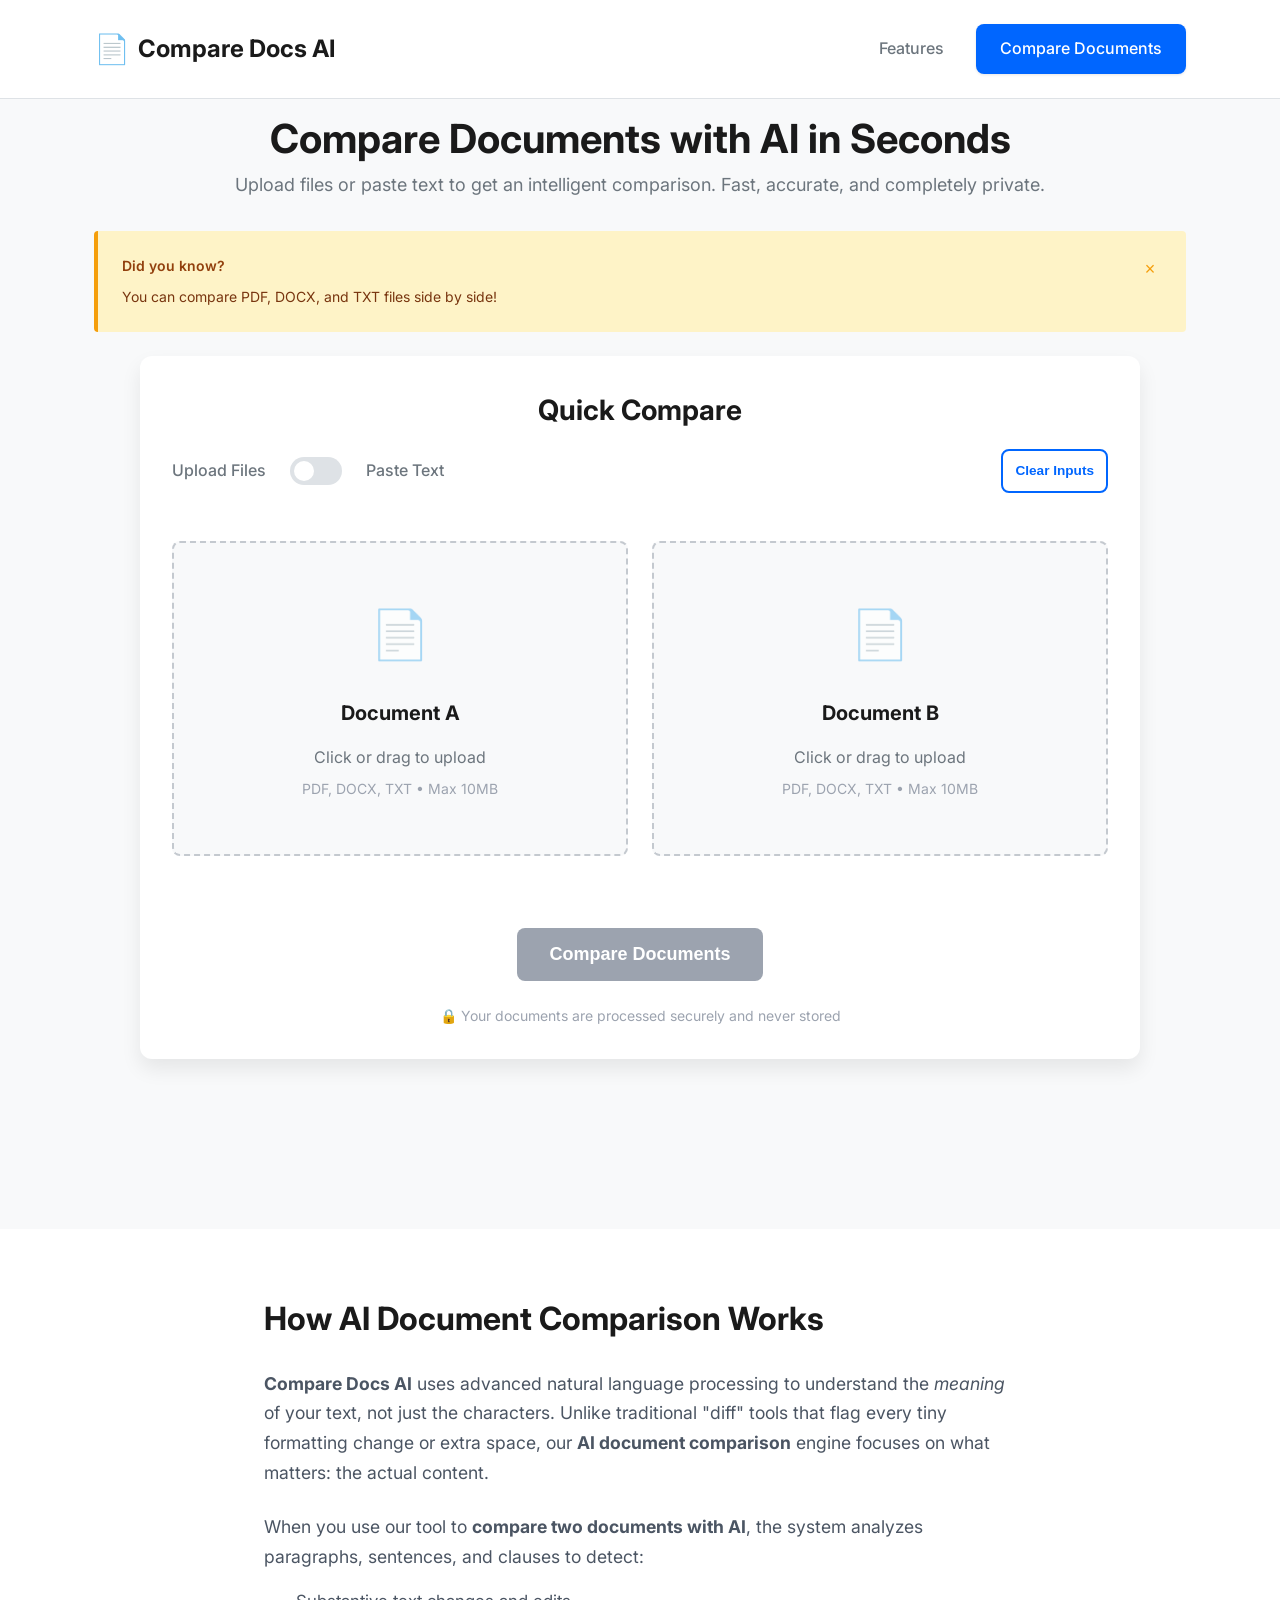
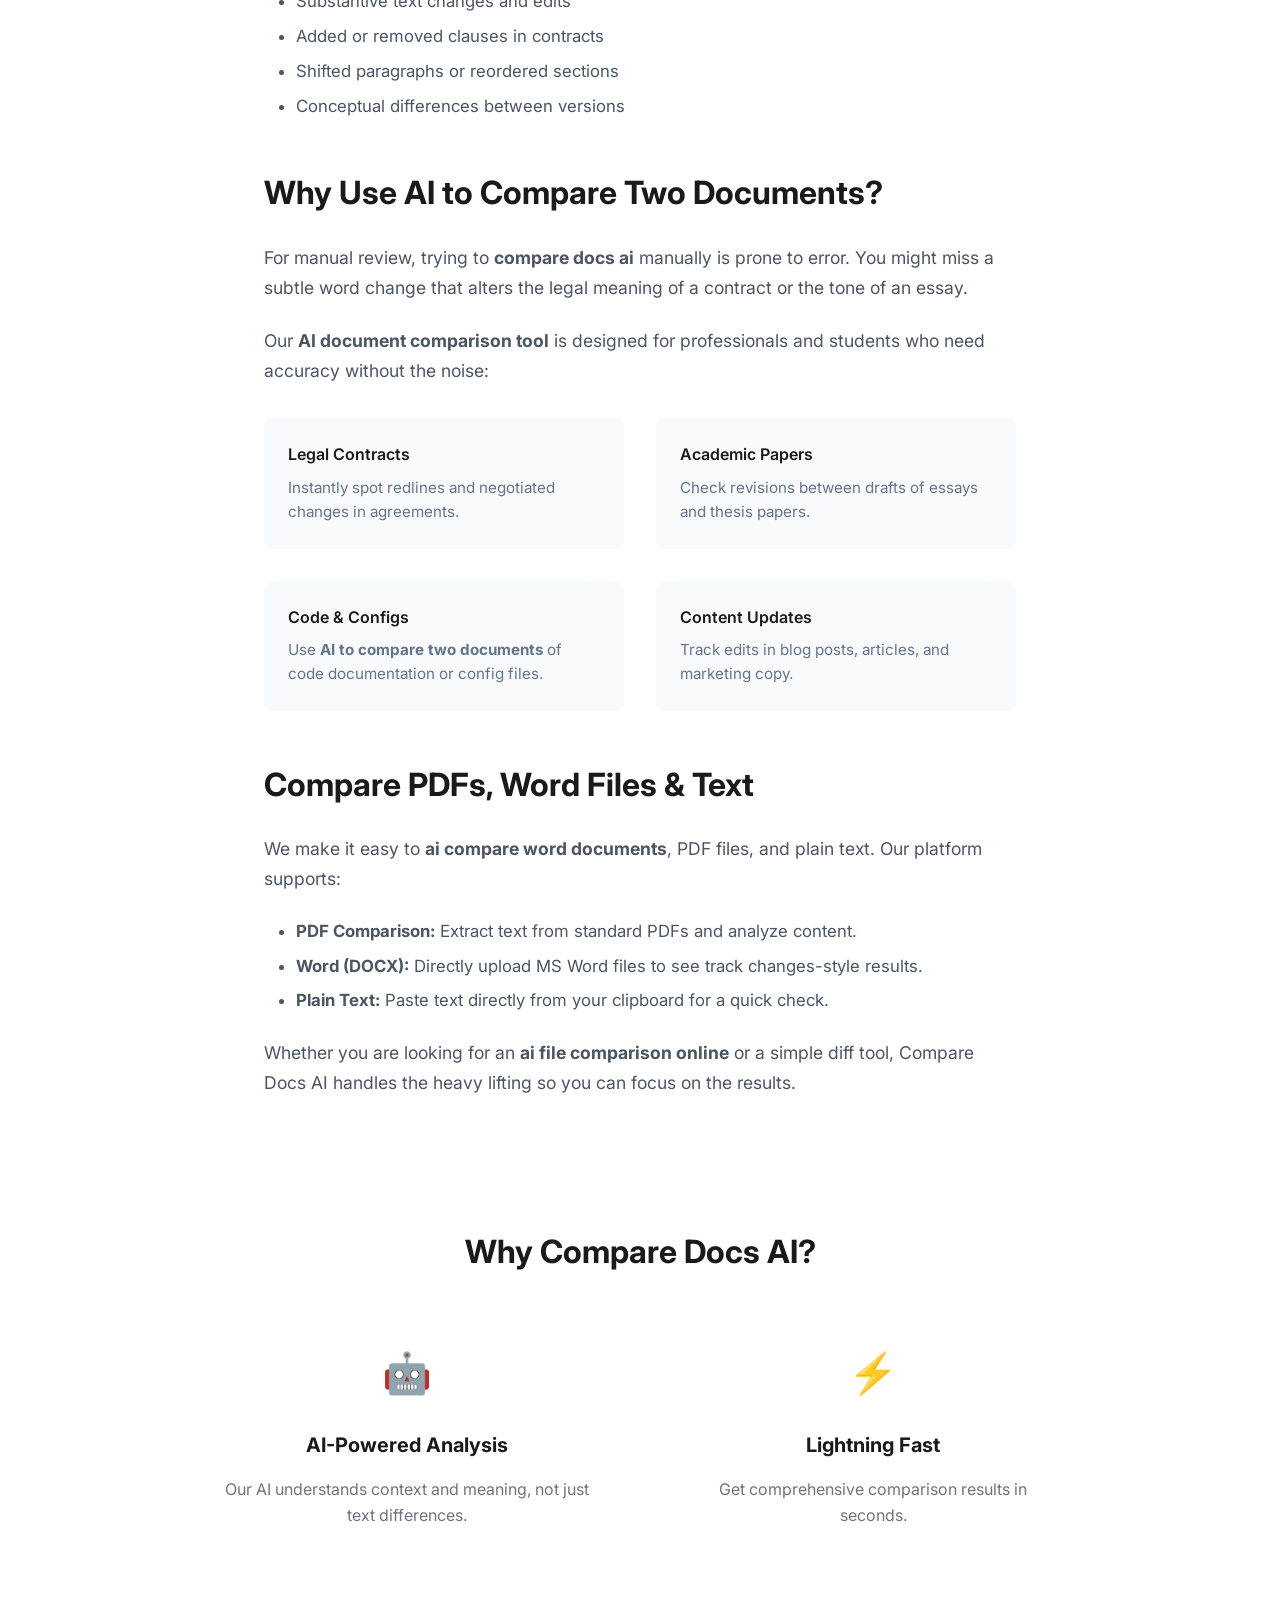
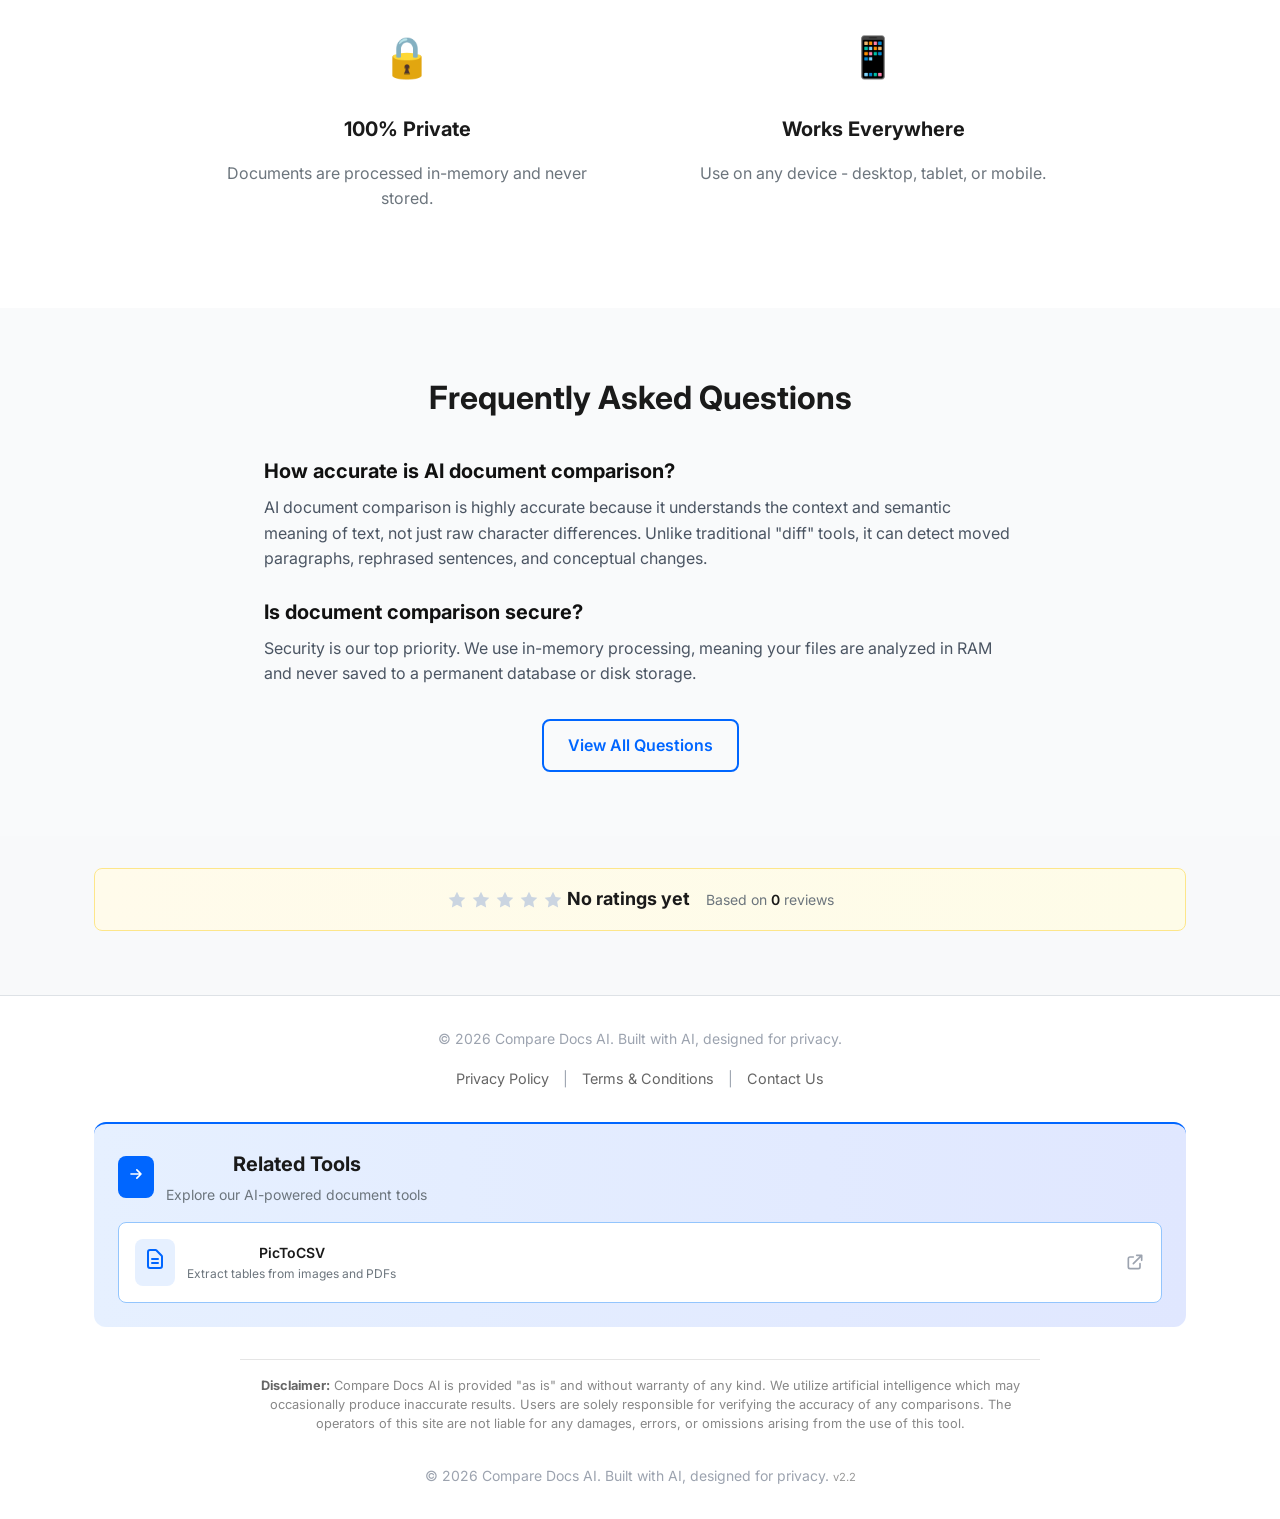
<file: static/index.html>
<!DOCTYPE html>
<html lang="en">

<head>
    <meta charset="UTF-8">
    <meta name="viewport" content="width=device-width, initial-scale=1.0">

    <!-- SEO Meta Tags -->
    <title>Compare Docs AI – Instantly Compare Documents with AI</title>
    <meta name="description"
        content="Compare two documents instantly using AI. Detect changes, differences, and edits in seconds.">
    <meta name="keywords"
        content="compare docs ai, ai document comparison, ai compare two documents, ai to compare two documents, compare two documents with ai, document comparison ai tool, pdf compare, word compare, text difference checker">
    <meta name="author" content="Compare Docs AI">
    <meta name="robots" content="index, follow">

    <!-- Google AdSense -->
    <script async src="https://pagead2.googlesyndication.com/pagead/js/adsbygoogle.js?client=ca-pub-1233108632556803"
        crossorigin="anonymous"></script>

    <!-- Google Analytics (GA4) -->
    <script async src="https://www.googletagmanager.com/gtag/js?id=G-0HJNYMEEKZ"></script>
    <script>
        window.dataLayer = window.dataLayer || [];
        function gtag() { dataLayer.push(arguments); }
        gtag('js', new Date());

        gtag('config', 'G-0HJNYMEEKZ');
    </script>

    <!-- Open Graph / Facebook -->
    <meta property="og:type" content="website">
    <meta property="og:url" content="https://comparedocsai.com/">
    <meta property="og:title" content="Compare Docs AI - Intelligent Document Comparison">
    <meta property="og:description"
        content="Instantly compare agreements, contracts, and code with AI-powered precision. Spot changes in seconds.">
    <meta property="og:image" content="https://comparedocsai.com/og-image.jpg">

    <!-- Twitter -->
    <meta property="twitter:card" content="summary_large_image">
    <meta property="twitter:url" content="https://comparedocsai.com/">
    <meta property="twitter:title" content="Compare Docs AI - Intelligent Document Comparison">
    <meta property="twitter:description"
        content="Instantly compare agreements, contracts, and code with AI-powered precision. Spot changes in seconds.">
    <meta property="twitter:image" content="https://comparedocsai.com/og-image.jpg">

    <link rel="canonical" href="https://comparedocsai.com/" />
    <meta name="language" content="English">

    <!-- Styles -->
    <link rel="stylesheet" href="/static/css/styles.css">

    <!-- Fonts -->
    <link rel="preconnect" href="https://fonts.googleapis.com">
    <link rel="preconnect" href="https://fonts.gstatic.com" crossorigin>
    <link href="https://fonts.googleapis.com/css2?family=Inter:wght@400;500;600;700&display=swap" rel="stylesheet">
    <link href="https://fonts.googleapis.com/icon?family=Material+Icons+Round" rel="stylesheet">

    <!-- EmailJS SDK (local fallback to avoid blocking) -->
    <script src="/static/js/email-sdk.js?v=2.1"></script>
    <script>
        // Initialize EmailJS when DOM is ready
        document.addEventListener('DOMContentLoaded', function () {
            const publicKey = "fJd1qwuHKSLPaXO0E";
            if (typeof emailjs !== 'undefined') {
                emailjs.init(publicKey);
                console.log('✅ EmailJS initialized');
            } else {
                console.error('❌ EmailJS failed to load');
            }
        });
    </script>

    <script type="application/ld+json">
    {
      "@context": "https://schema.org",
      "@type": "WebApplication",
      "name": "Compare Docs AI",
      "url": "https://comparedocsai.com/",
      "description": "Free AI-powered tool to compare documents and text for differences.",
      "applicationCategory": "UtilityApplication",
      "operatingSystem": "All",
      "offers": {
        "@type": "Offer",
        "price": "0",
        "priceCurrency": "USD"
      },
      "featureList": "PDF Comparison, DOCX Comparison, Text Diff, AI Analysis"
    }
    </script>
    <script type="application/ld+json">
    {
      "@context": "https://schema.org",
      "@type": "FAQPage",
      "mainEntity": [{
        "@type": "Question",
        "name": "How accurate is AI document comparison?",
        "acceptedAnswer": {
          "@type": "Answer",
          "text": "AI document comparison is highly accurate because it understands the context and semantic meaning of text, not just raw character differences. Unlike traditional diff tools, it can detect moved paragraphs, rephrased sentences, and conceptual changes."
        }
      }, {
        "@type": "Question",
        "name": "Is document comparison secure?",
        "acceptedAnswer": {
          "@type": "Answer",
          "text": "Security is our top priority. We use in-memory processing, meaning your files are analyzed in RAM and never saved to a permanent database or disk storage. Once the comparison session is complete, the data is automatically wiped."
        }
      }]
    }
    </script>
</head>

<body>
    <!-- Navigation -->
    <nav class="navbar">
        <div class="container">
            <div class="nav-content">
                <a href="/" class="logo">
                    <span class="logo-icon">📄</span>
                    <span>Compare Docs AI</span>
                </a>
                <ul class="nav-links">
                    <li><a href="/#features">Features</a></li>
                    <li><a href="#upload-tool" class="btn btn-primary"
                            onclick="document.getElementById('upload-tool').scrollIntoView({behavior: 'smooth'})">Compare
                            Documents</a></li>
                </ul>
            </div>
        </div>
    </nav>

    <!-- Hero Section -->
    <section class="hero">
        <div class="container">
            <div class="hero-content">
                <h1 class="hero-title">Compare Documents with AI in Seconds</h1>
                <p class="hero-subtitle">Upload files or paste text to get an intelligent comparison.
                    Fast, accurate, and completely private.</p>
            </div>
        </div>
    </section>

    <!-- Social Proof Banner -->
    <section>
        <div class="container">
            <div id="socialProofContainer"></div>
        </div>
    </section>

    <!-- In-App Tips -->
    <section>
        <div class="container">
            <div id="inAppTipsContainer"></div>
        </div>
    </section>

    <!-- Main Upload Card -->
    <section id="upload-tool">
        <div class="container">
            <div class="upload-card">
                <h2 style="text-align: center; margin-bottom: 1rem; font-size: 1.75rem;">Quick Compare</h2>

                <!-- Input Mode Toggle -->
                <div class="input-mode-toggle">
                    <label class="toggle-label">
                        <span class="mode-text" id="modeTextUpload">Upload Files</span>
                        <div class="toggle-switch">
                            <input type="checkbox" id="inputModeToggle">
                            <span class="slider"></span>
                        </div>
                        <span class="mode-text" id="modeTextPaste">Paste Text</span>
                    </label>
                    <button id="clearInputsBtn" class="btn btn-secondary btn-small"
                        style="margin-left: auto; padding: 0.25rem 0.75rem; font-size: 0.85rem;"
                        title="Clear all inputs">
                        Clear Inputs
                    </button>
                </div>

                <!-- File Upload Mode -->
                <div id="uploadMode" class="input-mode-container">
                    <div class="upload-grid">
                        <div class="upload-zone" id="uploadZoneA">
                            <input type="file" id="fileInputA" accept=".pdf,.docx,.txt" hidden>
                            <div class="upload-icon">📄</div>
                            <h3>Document A</h3>
                            <p class="upload-instruction">Click or drag to upload</p>
                            <p class="upload-formats">PDF, DOCX, TXT • Max 10MB</p>
                            <div class="file-info" id="fileInfoA" style="display: none;">
                                <div class="file-name"></div>
                                <div class="file-size"></div>
                                <button class="remove-file" onclick="removeFile('A')">✕</button>
                            </div>
                        </div>

                        <div class="upload-zone" id="uploadZoneB">
                            <input type="file" id="fileInputB" accept=".pdf,.docx,.txt" hidden>
                            <div class="upload-icon">📄</div>
                            <h3>Document B</h3>
                            <p class="upload-instruction">Click or drag to upload</p>
                            <p class="upload-formats">PDF, DOCX, TXT • Max 10MB</p>
                            <div class="file-info" id="fileInfoB" style="display: none;">
                                <div class="file-name"></div>
                                <div class="file-size"></div>
                                <button class="remove-file" onclick="removeFile('B')">✕</button>
                            </div>
                        </div>
                    </div>
                </div>

                <!-- Text Input Mode -->
                <div id="textMode" class="input-mode-container" style="display: none;">
                    <div class="text-grid">
                        <div class="text-input-zone">
                            <h3>Text A</h3>
                            <textarea id="textInputA" placeholder="Paste or type your first text here..."></textarea>
                            <div class="char-count"><span id="charCountA">0</span> characters</div>
                        </div>

                        <div class="text-input-zone">
                            <h3>Text B</h3>
                            <textarea id="textInputB" placeholder="Paste or type your second text here..."></textarea>
                            <div class="char-count"><span id="charCountB">0</span> characters</div>
                        </div>
                    </div>
                </div>

                <div class="compare-action">
                    <button id="compareBtn" class="btn btn-primary btn-large" disabled>
                        Compare Documents
                    </button>
                    <p class="privacy-note">🔒 Your documents are processed securely and never stored</p>
                </div>

                <div id="errorMessage" class="error-message" style="display: none;"></div>

                <div id="loadingState" class="loading-state" style="display: none;">
                    <div class="loading-spinner"></div>
                    <p>Analyzing documents with AI...</p>
                    <div class="progress-container"
                        style="width: 100%; max-width: 300px; height: 6px; background: #e2e8f0; border-radius: 3px; margin: 15px auto; overflow: hidden;">
                        <div id="progressBar"
                            style="width: 0%; height: 100%; background: var(--primary-color); transition: width 0.3s ease;">
                        </div>
                    </div>
                    <p class="loading-subtext">This may take a few seconds</p>
                </div>
            </div>
        </div>
    </section>

    <!-- Results Section (initially hidden) -->
    <section id="resultsSection" class="results-section" style="display: none;">
        <div class="container">
            <div class="results-header">
                <h2>Comparison Results</h2>
                <div class="action-buttons" style="display: flex; gap: 1rem;">
                    <button id="downloadReportBtn" class="btn btn-secondary"
                        style="border-color: #0066ff; color: #0066ff;">
                        <span class="material-icons-round" style="font-size: 18px; margin-right: 4px;">download</span>
                        Download Report
                    </button>
                    <button id="openGeminiBtn" class="btn btn-secondary"
                        style="border-color: #4285F4; color: #4285F4; align-items: center; display: flex; gap: 0.5rem;">
                        <span class="material-icons-round">open_in_new</span>
                        Deep Analysis (Gemini)
                    </button>
                    <button id="newCompareBtn" class="btn btn-secondary">New Comparison</button>
                </div>
            </div>

            <div class="results-summary" id="resultsSummary"></div>

            <div class="stats-grid" id="statsGrid"></div>

            <div class="changes-container">
                <div class="changes-section">
                    <h3 class="changes-title">
                        <span class="change-icon added">+</span>
                        Additions
                        <span class="count" id="additionsCount">0</span>
                    </h3>
                    <div class="changes-list" id="additionsList"></div>
                </div>

                <div class="changes-section">
                    <h3 class="changes-title">
                        <span class="change-icon removed">-</span>
                        Deletions
                        <span class="count" id="deletionsCount">0</span>
                    </h3>
                    <div class="changes-list" id="deletionsList"></div>
                </div>

                <div class="changes-section">
                    <h3 class="changes-title">
                        <span class="change-icon modified">~</span>
                        Modifications
                        <span class="count" id="modificationsCount">0</span>
                    </h3>
                    <div class="changes-list" id="modificationsList"></div>
                </div>
            </div>
        </div>
    </section>

    <!-- Ad Placeholder (Future Google Ads) -->
    <div class="ad-container"
        style="max-width: 1000px; margin: 2rem auto; text-align: center; min-height: 90px; background: transparent;">
        <!-- <div class="ad-slot">Advertising Space</div> -->
    </div>

    <!-- SEO Content Section -->
    <section id="how-it-works" class="seo-content" style="padding: 4rem 0; background-color: #fff;">
        <div class="container" style="max-width: 800px;">
            <div class="content-block" style="margin-bottom: 3rem;">
                <h2 style="font-size: 2rem; margin-bottom: 1.5rem; color: #1a1a1a;">How AI Document Comparison Works
                </h2>
                <p style="font-size: 1.1rem; line-height: 1.7; color: #4b5563; margin-bottom: 1.5rem;">
                    <strong>Compare Docs AI</strong> uses advanced natural language processing to understand the
                    <em>meaning</em> of your text, not just the characters. Unlike traditional "diff" tools that flag
                    every tiny formatting change or extra space, our <strong>AI document comparison</strong> engine
                    focuses on what matters: the actual content.
                </p>
                <p style="font-size: 1.1rem; line-height: 1.7; color: #4b5563;">
                    When you use our tool to <strong>compare two documents with AI</strong>, the system analyzes
                    paragraphs, sentences, and clauses to detect:
                </p>
                <ul style="margin: 1rem 0 1.5rem 2rem; color: #4b5563; font-size: 1.05rem;">
                    <li style="margin-bottom: 0.5rem;">Substantive text changes and edits</li>
                    <li style="margin-bottom: 0.5rem;">Added or removed clauses in contracts</li>
                    <li style="margin-bottom: 0.5rem;">Shifted paragraphs or reordered sections</li>
                    <li style="margin-bottom: 0.5rem;">Conceptual differences between versions</li>
                </ul>
            </div>

            <div class="content-block" style="margin-bottom: 3rem;">
                <h2 style="font-size: 2rem; margin-bottom: 1.5rem; color: #1a1a1a;">Why Use AI to Compare Two Documents?
                </h2>
                <p style="font-size: 1.1rem; line-height: 1.7; color: #4b5563; margin-bottom: 1.5rem;">
                    For manual review, trying to <strong>compare docs ai</strong> manually is prone to error. You might
                    miss a subtle word change that alters the legal meaning of a contract or the tone of an essay.
                </p>
                <p style="font-size: 1.1rem; line-height: 1.7; color: #4b5563; margin-bottom: 1.5rem;">
                    Our <strong>AI document comparison tool</strong> is designed for professionals and students who need
                    accuracy without the noise:
                </p>
                <div style="display: grid; grid-template-columns: 1fr 1fr; gap: 2rem; margin-top: 2rem;">
                    <div style="background: #f8fafc; padding: 1.5rem; border-radius: 8px;">
                        <h4 style="font-weight: 600; margin-bottom: 0.5rem;">Legal Contracts</h4>
                        <p style="font-size: 0.95rem; color: #64748b;">Instantly spot redlines and negotiated changes in
                            agreements.</p>
                    </div>
                    <div style="background: #f8fafc; padding: 1.5rem; border-radius: 8px;">
                        <h4 style="font-weight: 600; margin-bottom: 0.5rem;">Academic Papers</h4>
                        <p style="font-size: 0.95rem; color: #64748b;">Check revisions between drafts of essays and
                            thesis papers.</p>
                    </div>
                    <div style="background: #f8fafc; padding: 1.5rem; border-radius: 8px;">
                        <h4 style="font-weight: 600; margin-bottom: 0.5rem;">Code & Configs</h4>
                        <p style="font-size: 0.95rem; color: #64748b;">Use <strong>AI to compare two documents</strong>
                            of code documentation or config files.</p>
                    </div>
                    <div style="background: #f8fafc; padding: 1.5rem; border-radius: 8px;">
                        <h4 style="font-weight: 600; margin-bottom: 0.5rem;">Content Updates</h4>
                        <p style="font-size: 0.95rem; color: #64748b;">Track edits in blog posts, articles, and
                            marketing copy.</p>
                    </div>
                </div>
            </div>

            <div class="content-block">
                <h2 style="font-size: 2rem; margin-bottom: 1.5rem; color: #1a1a1a;">Compare PDFs, Word Files & Text</h2>
                <p style="font-size: 1.1rem; line-height: 1.7; color: #4b5563; margin-bottom: 1.5rem;">
                    We make it easy to <strong>ai compare word documents</strong>, PDF files, and plain text. Our
                    platform supports:
                </p>
                <ul style="margin: 1rem 0 1.5rem 2rem; color: #4b5563; font-size: 1.05rem;">
                    <li style="margin-bottom: 0.5rem;"><strong>PDF Comparison:</strong> Extract text from standard PDFs
                        and analyze content.</li>
                    <li style="margin-bottom: 0.5rem;"><strong>Word (DOCX):</strong> Directly upload MS Word files to
                        see track changes-style results.</li>
                    <li style="margin-bottom: 0.5rem;"><strong>Plain Text:</strong> Paste text directly from your
                        clipboard for a quick check.</li>
                </ul>
                <p style="font-size: 1.1rem; line-height: 1.7; color: #4b5563;">
                    Whether you are looking for an <strong>ai file comparison online</strong> or a simple diff tool,
                    Compare Docs AI handles the heavy lifting so you can focus on the results.
                </p>
            </div>
        </div>
    </section>

    <!-- Features Section -->
    <section id="features" class="features">
        <div class="container">
            <h2 class="features-title">Why Compare Docs AI?</h2>
            <div class="features-grid">
                <div class="feature-card">
                    <div class="feature-icon">🤖</div>
                    <h3>AI-Powered Analysis</h3>
                    <p>Our AI understands context and meaning, not just text differences.</p>
                </div>

                <div class="feature-card">
                    <div class="feature-icon">⚡</div>
                    <h3>Lightning Fast</h3>
                    <p>Get comprehensive comparison results in seconds.</p>
                </div>

                <div class="feature-card">
                    <div class="feature-icon">🔒</div>
                    <h3>100% Private</h3>
                    <p>Documents are processed in-memory and never stored.</p>
                </div>

                <div class="feature-card">
                    <div class="feature-icon">📱</div>
                    <h3>Works Everywhere</h3>
                    <p>Use on any device - desktop, tablet, or mobile.</p>
                </div>
            </div>
        </div>
    </section>

    <!-- FAQ Section (Lite Version) -->
    <section id="faq" class="faq-section" style="padding: 4rem 0; background-color: #f9fafb;">
        <div class="container" style="max-width: 800px;">
            <h2 class="features-title" style="margin-bottom: 2rem;">Frequently Asked Questions</h2>

            <div class="faq-item" style="margin-bottom: 1.5rem;">
                <h3 style="font-size: 1.25rem; margin-bottom: 0.5rem; color: #111;">How accurate is AI document
                    comparison?</h3>
                <p style="color: #4b5563; line-height: 1.6;">AI document comparison is highly accurate because it
                    understands the context and semantic meaning of text, not just raw character differences. Unlike
                    traditional "diff" tools, it can detect moved paragraphs, rephrased sentences, and conceptual
                    changes.</p>
            </div>

            <div class="faq-item" style="margin-bottom: 1.5rem;">
                <h3 style="font-size: 1.25rem; margin-bottom: 0.5rem; color: #111;">Is document comparison secure?</h3>
                <p style="color: #4b5563; line-height: 1.6;">Security is our top priority. We use in-memory processing,
                    meaning your files are analyzed in RAM and never saved to a permanent database or disk storage.</p>
            </div>

            <div style="text-align: center; margin-top: 2rem;">
                <a href="/faq" class="btn btn-secondary">View All Questions</a>
            </div>
        </div>
    </section>

    <!-- Feedback Summary (Bottom) -->
    <section>
        <div class="container">
            <div id="feedbackSummaryContainer"></div>
        </div>
    </section>

    <!-- Footer -->
    <footer class="footer">
        <div class="container">
            <p>&copy; 2026 Compare Docs AI. Built with AI, designed for privacy.</p>
            <div class="footer-links" style="margin: 1rem 0; font-size: 0.9rem;">
                <a href="/privacy" style="color: #666; text-decoration: none; margin: 0 10px;">Privacy Policy</a> |
                <a href="/terms" style="color: #666; text-decoration: none; margin: 0 10px;">Terms & Conditions</a> |
                <a href="/contact" style="color: #666; text-decoration: none; margin: 0 10px;">Contact Us</a>
            </div>

            <!-- Related Tools Section - Enhanced Prominence -->
            <div
                style="border-top: 2px solid #0066ff; background: linear-gradient(to right, #e6f0ff, #e0e7ff); border-radius: 12px; padding: 1.5rem; margin-top: 2rem;">
                <div style="display: flex; align-items: center; gap: 0.75rem; margin-bottom: 1rem;">
                    <div style="background: #0066ff; color: white; padding: 0.5rem; border-radius: 8px;">
                        <svg style="width: 20px; height: 20px;" fill="none" stroke="currentColor" viewBox="0 0 24 24">
                            <path stroke-linecap="round" stroke-linejoin="round" stroke-width="2"
                                d="M13 7l5 5m0 0l-5 5m5-5H6" />
                        </svg>
                    </div>
                    <div>
                        <h3 style="font-size: 1.25rem; font-weight: 700; color: #1a1a1a; margin-bottom: 0.25rem;">
                            Related Tools</h3>
                        <p style="color: #6c757d; font-size: 0.875rem;">Explore our AI-powered document tools</p>
                    </div>
                </div>
                <div
                    style="background: white; border-radius: 8px; padding: 1rem; border: 1px solid #93c5fd; transition: box-shadow 0.2s;">
                    <a href="https://pictocsv.com/" target="_blank" rel="noopener noreferrer"
                        style="display: flex; align-items: center; justify-content: space-between; text-decoration: none; color: inherit;"
                        onmouseover="this.parentElement.style.boxShadow='0 4px 12px rgba(0,0,0,0.1)'"
                        onmouseout="this.parentElement.style.boxShadow='none'">
                        <div style="display: flex; align-items: center; gap: 0.75rem;">
                            <div style="background: #e6f0ff; padding: 0.5rem; border-radius: 8px;">
                                <svg style="width: 24px; height: 24px; color: #0066ff;" fill="none"
                                    stroke="currentColor" viewBox="0 0 24 24">
                                    <path stroke-linecap="round" stroke-linejoin="round" stroke-width="2"
                                        d="M9 12h6m-6 4h6m2 5H7a2 2 0 01-2-2V5a2 2 0 012-2h5.586a1 1 0 01.707.293l5.414 5.414a1 1 0 01.293.707V19a2 2 0 01-2 2z" />
                                </svg>
                            </div>
                            <div>
                                <div style="font-weight: 600; color: #1a1a1a;">PicToCSV</div>
                                <div style="font-size: 0.75rem; color: #6c757d;">Extract tables from images and PDFs
                                </div>
                            </div>
                        </div>
                        <svg style="width: 20px; height: 20px; color: #9ca3af;" fill="none" stroke="currentColor"
                            viewBox="0 0 24 24">
                            <path stroke-linecap="round" stroke-linejoin="round" stroke-width="2"
                                d="M10 6H6a2 2 0 00-2 2v10a2 2 0 002 2h10a2 2 0 002-2v-4M14 4h6m0 0v6m0-6L10 14" />
                        </svg>
                    </a>
                </div>
            </div>

            <div class="legal-disclaimer">
                <p><strong>Disclaimer:</strong> Compare Docs AI is provided "as is" and without warranty of any kind. We
                    utilize artificial intelligence which may occasionally produce inaccurate results. Users are solely
                    responsible for verifying the accuracy of any comparisons. The operators of this site are not liable
                    for any damages, errors, or omissions arising from the use of this tool.</p>
            </div>
            <p style="text-align: center; margin-top: 2rem;">&copy; 2026 Compare Docs AI. Built with AI, designed for
                privacy. <span style="color: #999; font-size: 0.8em;">v2.2</span></p>
        </div>
    </footer>

    <!-- Load gamification and UX components -->
    <script src="/static/js/gamification.js?v=2.2"></script>
    <script src="/static/js/ux-components.js?v=2.2"></script>
    <script src="/static/js/compare.js?v=2.2"></script>
</body>

</html>
</file>
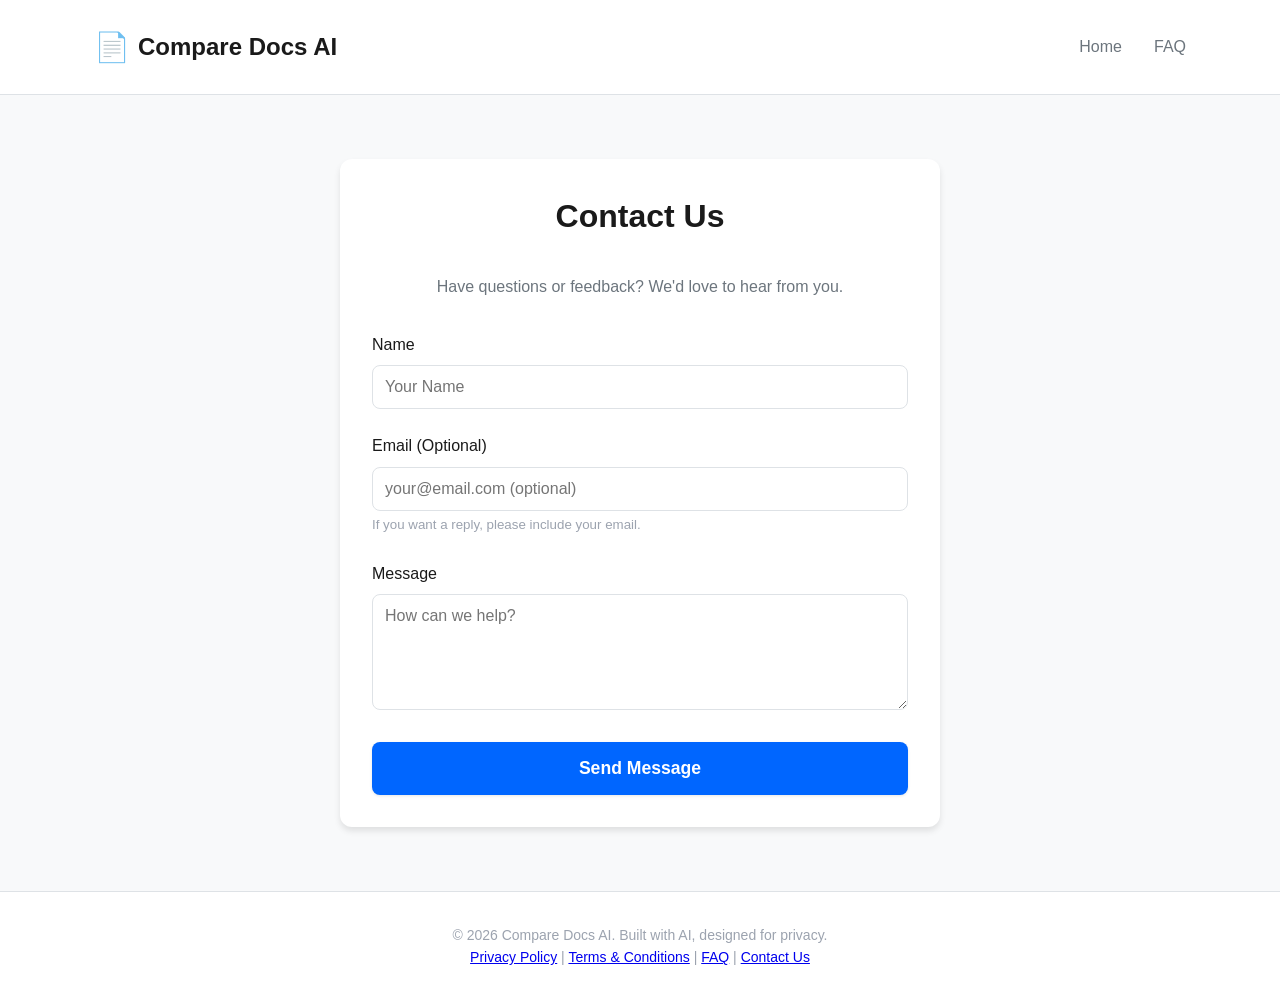
<file: static/contact.html>
<!DOCTYPE html>
<html lang="en">

<head>
    <meta charset="UTF-8">
    <meta name="viewport" content="width=device-width, initial-scale=1.0">
    <title>Contact Us - Compare Docs AI</title>
    <!-- Google AdSense -->
    <script async src="https://pagead2.googlesyndication.com/pagead/js/adsbygoogle.js?client=ca-pub-1233108632556803"
        crossorigin="anonymous"></script>
    <!-- Google Analytics (GA4) -->
    <script async src="https://www.googletagmanager.com/gtag/js?id=G-0HJNYMEEKZ"></script>
    <script>
        window.dataLayer = window.dataLayer || [];
        function gtag() { dataLayer.push(arguments); }
        gtag('js', new Date());

        gtag('config', 'G-0HJNYMEEKZ');
    </script>
    <link rel="canonical" href="https://comparedocsai.com/contact" />
    <meta name="language" content="English">
    <link rel="stylesheet" href="/static/css/styles.css">

    <!-- EmailJS SDK (local fallback) -->
    <script src="/static/js/email-sdk.js?v=2.1"></script>
    <script type="text/javascript">
        (function () {
            // Using keys from PicToCSV configuration
            const publicKey = "fJd1qwuHKSLPaXO0E";
            emailjs.init(publicKey);
        })();
    </script>

    <style>
        .contact-content {
            max-width: 600px;
            margin: 4rem auto;
            padding: 2rem;
            background: white;
            border-radius: var(--radius-lg);
            box-shadow: var(--shadow-md);
        }

        h1 {
            margin-bottom: 2rem;
            color: var(--text-primary);
            text-align: center;
        }

        .form-group {
            margin-bottom: 1.5rem;
        }

        label {
            display: block;
            margin-bottom: 0.5rem;
            font-weight: 500;
            color: var(--text-primary);
        }

        input,
        textarea {
            width: 100%;
            padding: 0.75rem;
            border: 1px solid var(--border-color);
            border-radius: var(--radius-md);
            font-family: inherit;
            font-size: 1rem;
            transition: border-color 0.2s;
        }

        input:focus,
        textarea:focus {
            outline: none;
            border-color: var(--accent-primary);
        }

        button[type="submit"] {
            width: 100%;
            padding: 1rem;
            font-size: 1.1rem;
        }

        #statusMessage {
            margin-top: 1rem;
            text-align: center;
            font-weight: 500;
            display: none;
        }

        .success {
            color: var(--success);
        }

        .error {
            color: var(--error);
        }
    </style>
</head>

<body>
    <nav class="navbar">
        <div class="container">
            <div class="nav-content">
                <a href="/" class="logo">
                    <span class="logo-icon">📄</span>
                    <span>Compare Docs AI</span>
                </a>
                <ul class="nav-links">
                    <li><a href="/">Home</a></li>
                    <li><a href="/faq">FAQ</a></li>
                </ul>
            </div>
        </div>
    </nav>

    <div class="container">
        <div class="contact-content">
            <h1>Contact Us</h1>
            <p style="text-align: center; color: var(--text-secondary); margin-bottom: 2rem;">
                Have questions or feedback? We'd love to hear from you.
            </p>

            <form id="contactForm">
                <div class="form-group">
                    <label for="from_name">Name</label>
                    <input type="text" id="from_name" name="from_name" required placeholder="Your Name">
                </div>

                <div class="form-group">
                    <label for="reply_to">Email (Optional)</label>
                    <input type="email" id="reply_to" name="reply_to" placeholder="your@email.com (optional)">
                    <small style="color: var(--text-muted);">If you want a reply, please include your email.</small>
                </div>

                <div class="form-group">
                    <label for="message">Message</label>
                    <textarea id="message" name="message" rows="5" required placeholder="How can we help?"></textarea>
                </div>

                <!-- Hidden aliases to ensure template match -->
                <input type="hidden" name="user_name" id="hidden_user_name">
                <input type="hidden" name="user_email" id="hidden_user_email">
                <input type="hidden" name="email" id="hidden_email">
                <input type="hidden" name="from_email" id="hidden_from_email">

                <button type="submit" class="btn btn-primary" id="submitBtn">Send Message</button>
            </form>

            <div id="statusMessage"></div>
        </div>
    </div>

    <!-- Footer -->
    <footer class="footer">
        <div class="container">
            <p>&copy; 2026 Compare Docs AI. Built with AI, designed for privacy.</p>
            <div class="footer-links">
                <a href="/privacy">Privacy Policy</a> |
                <a href="/terms">Terms & Conditions</a> |
                <a href="/faq">FAQ</a> |
                <a href="/contact">Contact Us</a>
            </div>
        </div>
    </footer>

    <script>
        document.getElementById('contactForm').addEventListener('submit', function (event) {
            event.preventDefault();

            const btn = document.getElementById('submitBtn');
            const status = document.getElementById('statusMessage');

            // Copy email to aliases
            const emailVal = document.getElementById('reply_to').value;
            const nameVal = document.getElementById('from_name').value;
            document.getElementById('hidden_user_email').value = emailVal;
            document.getElementById('hidden_email').value = emailVal;
            document.getElementById('hidden_from_email').value = emailVal;
            document.getElementById('hidden_user_name').value = nameVal;

            // Disable button and show loading state
            btn.innerHTML = 'Sending...';
            btn.disabled = true;
            status.style.display = 'none';

            // IDS from PicToCSV configuration
            const serviceID = 'service_vs5qx0p';
            const templateID = 'template_qgdup6l';

            emailjs.sendForm(serviceID, templateID, this)
                .then(() => {
                    btn.innerHTML = 'Message Sent!';
                    status.textContent = "Thanks! Your message has been sent successfully.";
                    status.className = 'success';
                    status.style.display = 'block';
                    document.getElementById('contactForm').reset();

                    setTimeout(() => {
                        btn.innerHTML = 'Send Message';
                        btn.disabled = false;
                    }, 3000);
                }, (err) => {
                    btn.innerHTML = 'Send Message';
                    btn.disabled = false;
                    status.textContent = "Failed to send message. Please try again later or verify EmailJS config.";
                    status.className = 'error';
                    status.style.display = 'block';
                    console.error('EmailJS Error:', err);
                });
        });
    </script>
</body>

</html>
</file>
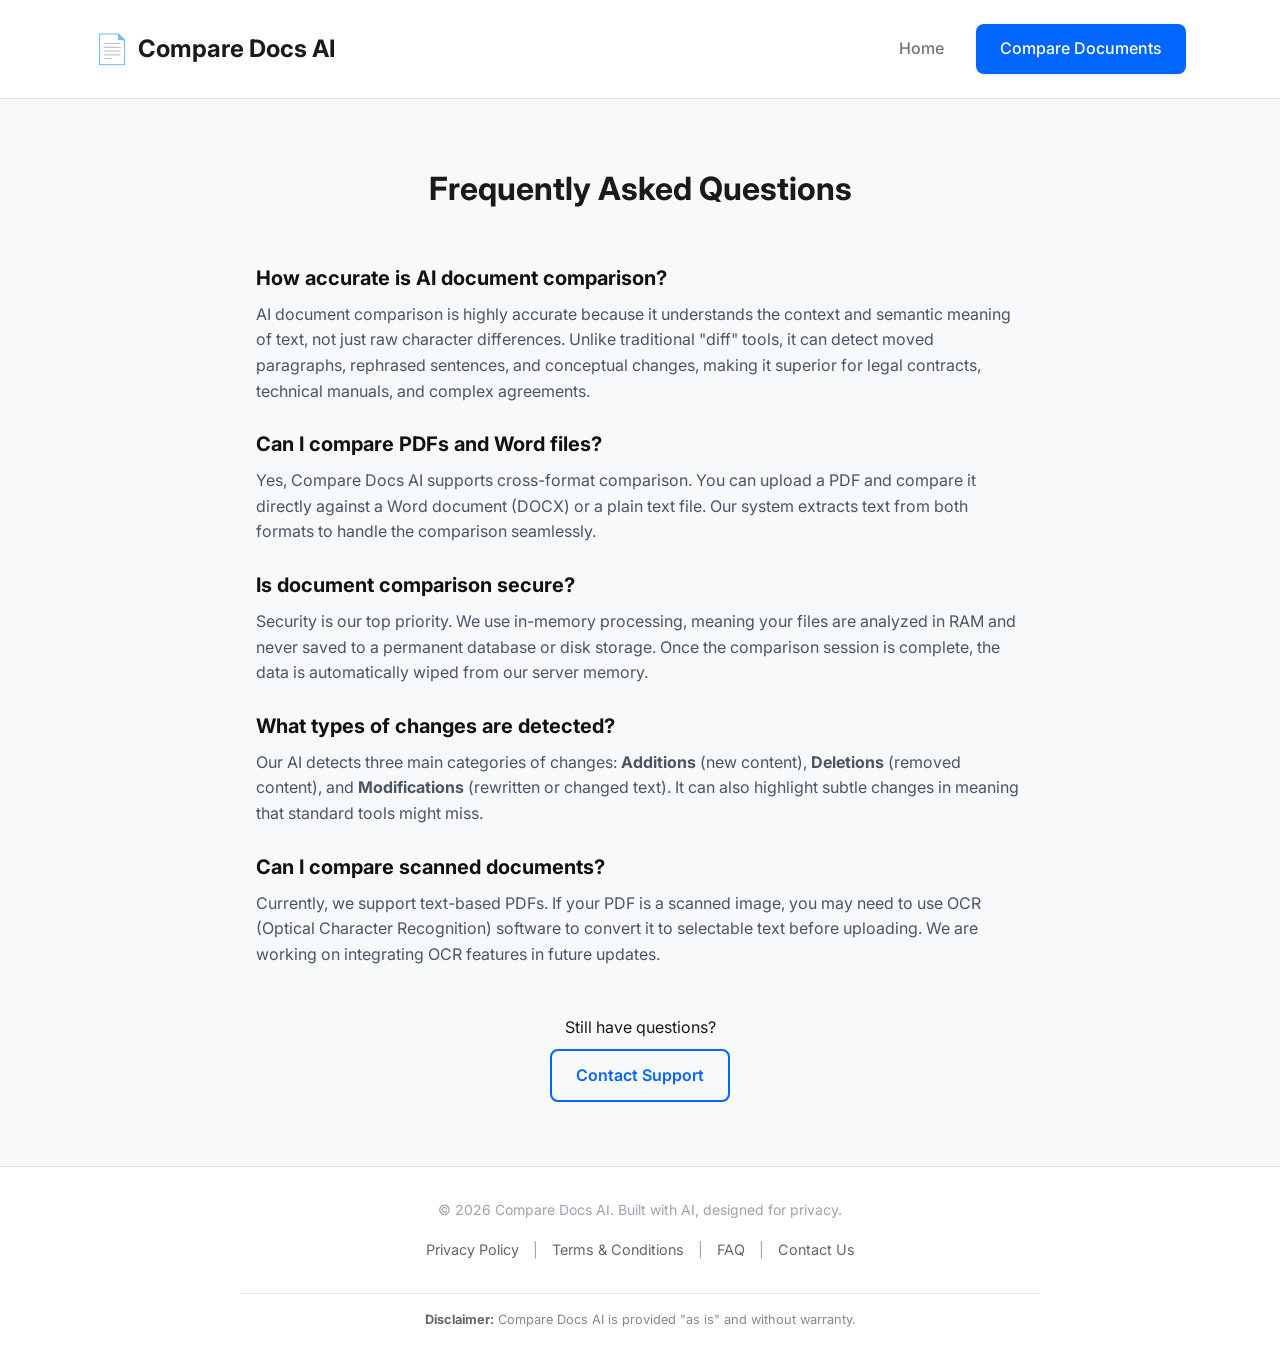
<file: static/faq.html>
<!DOCTYPE html>
<html lang="en">

<head>
    <meta charset="UTF-8">
    <meta name="viewport" content="width=device-width, initial-scale=1.0">
    <title>Frequently Asked Questions - Compare Docs AI</title>
    <!-- Google AdSense -->
    <script async src="https://pagead2.googlesyndication.com/pagead/js/adsbygoogle.js?client=ca-pub-1233108632556803"
        crossorigin="anonymous"></script>
    <!-- Google Analytics (GA4) -->
    <script async src="https://www.googletagmanager.com/gtag/js?id=G-0HJNYMEEKZ"></script>
    <script>
        window.dataLayer = window.dataLayer || [];
        function gtag() { dataLayer.push(arguments); }
        gtag('js', new Date());

        gtag('config', 'G-0HJNYMEEKZ');
    </script>
    <link rel="canonical" href="https://comparedocsai.com/faq" />
    <meta name="language" content="English">
    <link rel="stylesheet" href="/static/css/styles.css">
    <link rel="preconnect" href="https://fonts.googleapis.com">
    <link rel="preconnect" href="https://fonts.gstatic.com" crossorigin>
    <link href="https://fonts.googleapis.com/css2?family=Inter:wght@400;500;600;700&display=swap" rel="stylesheet">
    <style>
        .faq-page-content {
            max-width: 800px;
            margin: 4rem auto;
            padding: 0 1rem;
        }

        .faq-h1 {
            text-align: center;
            margin-bottom: 3rem;
            color: var(--text-primary);
        }

        .faq-category {
            margin-bottom: 2rem;
        }

        .faq-category h2 {
            margin-bottom: 1rem;
            color: var(--accent-primary);
            font-size: 1.5rem;
        }
    </style>

    <!-- FAQ Schema (JSON-LD) -->
    <script type="application/ld+json">
    {
      "@context": "https://schema.org",
      "@type": "FAQPage",
      "mainEntity": [{
        "@type": "Question",
        "name": "How accurate is AI document comparison?",
        "acceptedAnswer": {
          "@type": "Answer",
          "text": "AI document comparison is highly accurate because it understands the context and semantic meaning of text, not just raw character differences. Unlike traditional diff tools, it can detect moved paragraphs, rephrased sentences, and conceptual changes, making it superior for legal contracts, technical manuals, and complex agreements."
        }
      }, {
        "@type": "Question",
        "name": "Can I compare PDFs and Word files?",
        "acceptedAnswer": {
          "@type": "Answer",
          "text": "Yes, Compare Docs AI supports cross-format comparison. You can upload a PDF and compare it directly against a Word document (DOCX) or a plain text file. Our system extracts text from both formats to handle the comparison seamlessly."
        }
      }, {
        "@type": "Question",
        "name": "Is document comparison secure?",
        "acceptedAnswer": {
          "@type": "Answer",
          "text": "Security is our top priority. We use in-memory processing, meaning your files are analyzed in RAM and never saved to a permanent database or disk storage. Once the comparison session is complete, the data is automatically wiped from our server memory."
        }
      }, {
        "@type": "Question",
        "name": "What types of changes are detected?",
        "acceptedAnswer": {
          "@type": "Answer",
          "text": "Our AI detects three main categories of changes: Additions (new content), Deletions (removed content), and Modifications (rewritten or changed text). It can also highlight subtle changes in meaning that standard tools might miss."
        }
      }, {
        "@type": "Question",
        "name": "Can I compare scanned documents?",
        "acceptedAnswer": {
          "@type": "Answer",
          "text": "Currently, we support text-based PDFs. If your PDF is a scanned image, you may need to use OCR (Optical Character Recognition) software to convert it to selectable text before uploading. We are working on integrating OCR features in future updates."
        }
      }]
    }
    </script>
</head>

<body>
    <nav class="navbar">
        <div class="container">
            <div class="nav-content">
                <a href="/" class="logo">
                    <span class="logo-icon">📄</span>
                    <span>Compare Docs AI</span>
                </a>
                <ul class="nav-links">
                    <li><a href="/">Home</a></li>
                    <li><a href="/compare" class="btn btn-primary">Compare Documents</a></li>
                </ul>
            </div>
        </div>
    </nav>

    <div class="faq-page-content">
        <h1 class="faq-h1">Frequently Asked Questions</h1>

        <div class="faq-category">
            <div class="faq-item" style="margin-bottom: 1.5rem;">
                <h3 style="font-size: 1.25rem; margin-bottom: 0.5rem; color: #111;">How accurate is AI document
                    comparison?</h3>
                <p style="color: #4b5563; line-height: 1.6;">AI document comparison is highly accurate because it
                    understands the context and semantic meaning of text, not just raw character differences. Unlike
                    traditional "diff" tools, it can detect moved paragraphs, rephrased sentences, and conceptual
                    changes, making it superior for legal contracts, technical manuals, and complex agreements.</p>
            </div>

            <div class="faq-item" style="margin-bottom: 1.5rem;">
                <h3 style="font-size: 1.25rem; margin-bottom: 0.5rem; color: #111;">Can I compare PDFs and Word files?
                </h3>
                <p style="color: #4b5563; line-height: 1.6;">Yes, Compare Docs AI supports cross-format comparison. You
                    can upload a PDF and compare it directly against a Word document (DOCX) or a plain text file. Our
                    system extracts text from both formats to handle the comparison seamlessly.</p>
            </div>

            <div class="faq-item" style="margin-bottom: 1.5rem;">
                <h3 style="font-size: 1.25rem; margin-bottom: 0.5rem; color: #111;">Is document comparison secure?</h3>
                <p style="color: #4b5563; line-height: 1.6;">Security is our top priority. We use in-memory processing,
                    meaning your files are analyzed in RAM and never saved to a permanent database or disk storage. Once
                    the comparison session is complete, the data is automatically wiped from our server memory.</p>
            </div>

            <div class="faq-item" style="margin-bottom: 1.5rem;">
                <h3 style="font-size: 1.25rem; margin-bottom: 0.5rem; color: #111;">What types of changes are detected?
                </h3>
                <p style="color: #4b5563; line-height: 1.6;">Our AI detects three main categories of changes:
                    <strong>Additions</strong> (new content), <strong>Deletions</strong> (removed content), and
                    <strong>Modifications</strong> (rewritten or changed text). It can also highlight subtle changes in
                    meaning that standard tools might miss.</p>
            </div>

            <div class="faq-item" style="margin-bottom: 1.5rem;">
                <h3 style="font-size: 1.25rem; margin-bottom: 0.5rem; color: #111;">Can I compare scanned documents?
                </h3>
                <p style="color: #4b5563; line-height: 1.6;">Currently, we support text-based PDFs. If your PDF is a
                    scanned image, you may need to use OCR (Optical Character Recognition) software to convert it to
                    selectable text before uploading. We are working on integrating OCR features in future updates.</p>
            </div>
        </div>

        <div style="text-align: center; margin-top: 3rem;">
            <p>Still have questions?</p>
            <a href="/contact" class="btn btn-secondary" style="margin-top: 0.5rem;">Contact Support</a>
        </div>
    </div>

    <!-- Footer -->
    <footer class="footer">
        <div class="container">
            <p>&copy; 2026 Compare Docs AI. Built with AI, designed for privacy.</p>
            <div class="footer-links" style="margin: 1rem 0; font-size: 0.9rem;">
                <a href="/privacy" style="color: #666; text-decoration: none; margin: 0 10px;">Privacy Policy</a> |
                <a href="/terms" style="color: #666; text-decoration: none; margin: 0 10px;">Terms & Conditions</a> |
                <a href="/faq" style="color: #666; text-decoration: none; margin: 0 10px;">FAQ</a> |
                <a href="/contact" style="color: #666; text-decoration: none; margin: 0 10px;">Contact Us</a>
            </div>
            <div class="legal-disclaimer">
                <p><strong>Disclaimer:</strong> Compare Docs AI is provided "as is" and without warranty.</p>
            </div>
        </div>
    </footer>
</body>

</html>
</file>
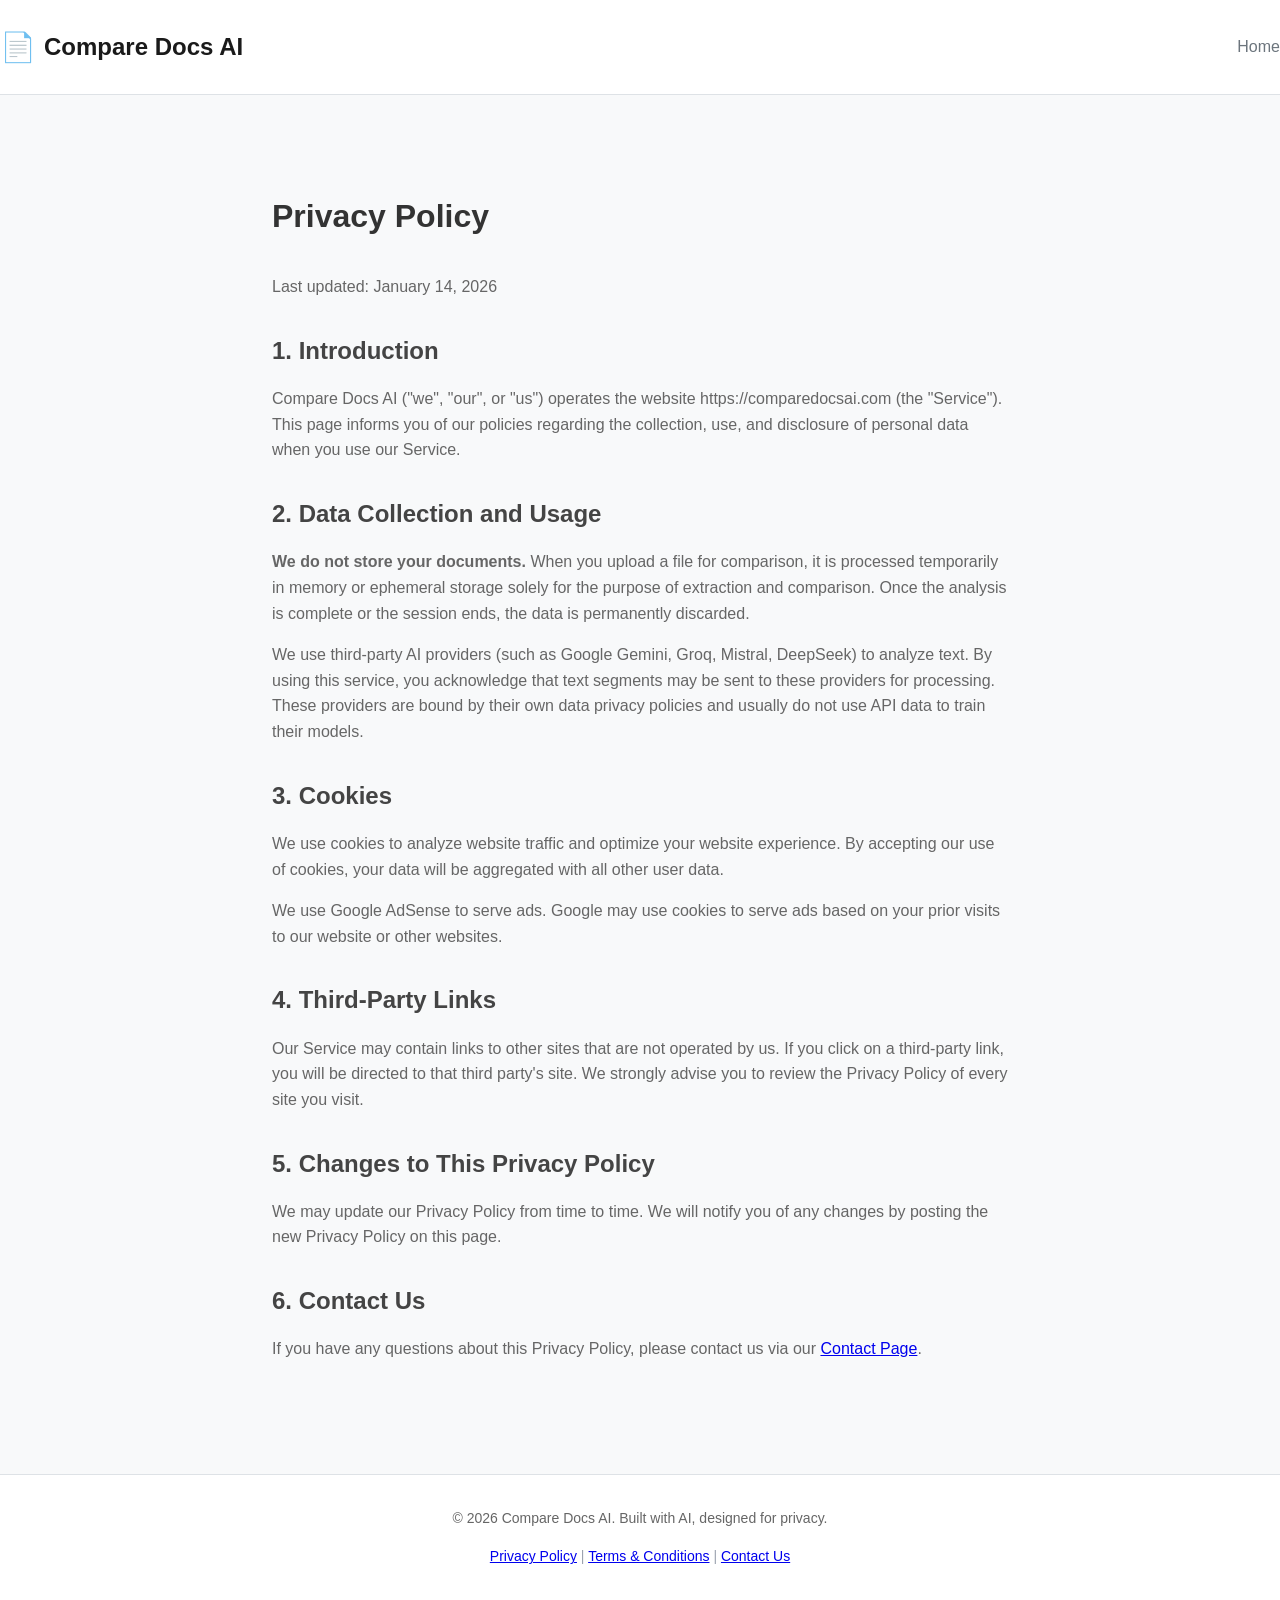
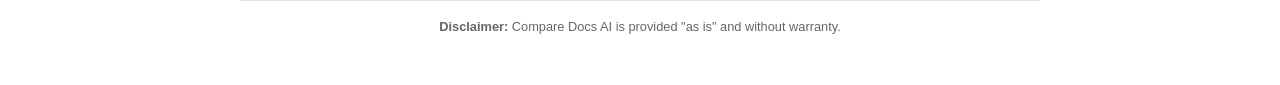
<file: static/privacy.html>
<!DOCTYPE html>
<html lang="en">

<head>
    <meta charset="UTF-8">
    <meta name="viewport" content="width=device-width, initial-scale=1.0">
    <title>Privacy Policy - Compare Docs AI</title>
    <!-- Google AdSense -->
    <script async src="https://pagead2.googlesyndication.com/pagead/js/adsbygoogle.js?client=ca-pub-1233108632556803"
        crossorigin="anonymous"></script>
    <!-- Google Analytics (GA4) -->
    <script async src="https://www.googletagmanager.com/gtag/js?id=G-0HJNYMEEKZ"></script>
    <script>
        window.dataLayer = window.dataLayer || [];
        function gtag() { dataLayer.push(arguments); }
        gtag('js', new Date());

        gtag('config', 'G-0HJNYMEEKZ');
    </script>
    <link rel="canonical" href="https://comparedocsai.com/privacy" />
    <meta name="language" content="English">
    <link rel="stylesheet" href="/static/css/styles.css">
    <style>
        .legal-content {
            max-width: 800px;
            margin: 4rem auto;
            padding: 2rem;
        }

        h1 {
            margin-bottom: 2rem;
            color: #333;
        }

        h2 {
            margin-top: 2rem;
            margin-bottom: 1rem;
            color: #444;
        }

        p {
            margin-bottom: 1rem;
            line-height: 1.6;
            color: #666;
        }
    </style>
</head>

<body>
    <nav class="navbar">
        <div class="nav-content">
            <a href="/" class="logo">
                <span class="logo-icon">📄</span>
                <span>Compare Docs AI</span>
            </a>
            <ul class="nav-links">
                <li><a href="/">Home</a></li>
            </ul>
        </div>
    </nav>

    <div class="legal-content">
        <h1>Privacy Policy</h1>
        <p>Last updated: January 14, 2026</p>

        <h2>1. Introduction</h2>
        <p>Compare Docs AI ("we", "our", or "us") operates the website https://comparedocsai.com (the "Service"). This
            page informs you of our policies regarding the collection, use, and disclosure of personal data when you use
            our Service.</p>

        <h2>2. Data Collection and Usage</h2>
        <p><strong>We do not store your documents.</strong> When you upload a file for comparison, it is processed
            temporarily in memory or ephemeral storage solely for the purpose of extraction and comparison. Once the
            analysis is complete or the session ends, the data is permanently discarded.</p>
        <p>We use third-party AI providers (such as Google Gemini, Groq, Mistral, DeepSeek) to analyze text. By using
            this service, you acknowledge that text segments may be sent to these providers for processing. These
            providers are bound by their own data privacy policies and usually do not use API data to train their
            models.</p>

        <h2>3. Cookies</h2>
        <p>We use cookies to analyze website traffic and optimize your website experience. By accepting our use of
            cookies, your data will be aggregated with all other user data.</p>
        <p>We use Google AdSense to serve ads. Google may use cookies to serve ads based on your prior visits to our
            website or other websites.</p>

        <h2>4. Third-Party Links</h2>
        <p>Our Service may contain links to other sites that are not operated by us. If you click on a third-party link,
            you will be directed to that third party's site. We strongly advise you to review the Privacy Policy of
            every site you visit.</p>

        <h2>5. Changes to This Privacy Policy</h2>
        <p>We may update our Privacy Policy from time to time. We will notify you of any changes by posting the new
            Privacy Policy on this page.</p>

        <h2>6. Contact Us</h2>
        <p>If you have any questions about this Privacy Policy, please contact us via our <a href="/contact">Contact
                Page</a>.</p>
    </div>

    <!-- Footer -->
    <footer class="footer">
        <div class="container">
            <p>&copy; 2026 Compare Docs AI. Built with AI, designed for privacy.</p>
            <div class="footer-links">
                <a href="/privacy">Privacy Policy</a> |
                <a href="/terms">Terms & Conditions</a> |
                <a href="/contact">Contact Us</a>
            </div>
            <div class="legal-disclaimer">
                <p><strong>Disclaimer:</strong> Compare Docs AI is provided "as is" and without warranty.</p>
            </div>
        </div>
    </footer>
</body>

</html>
</file>
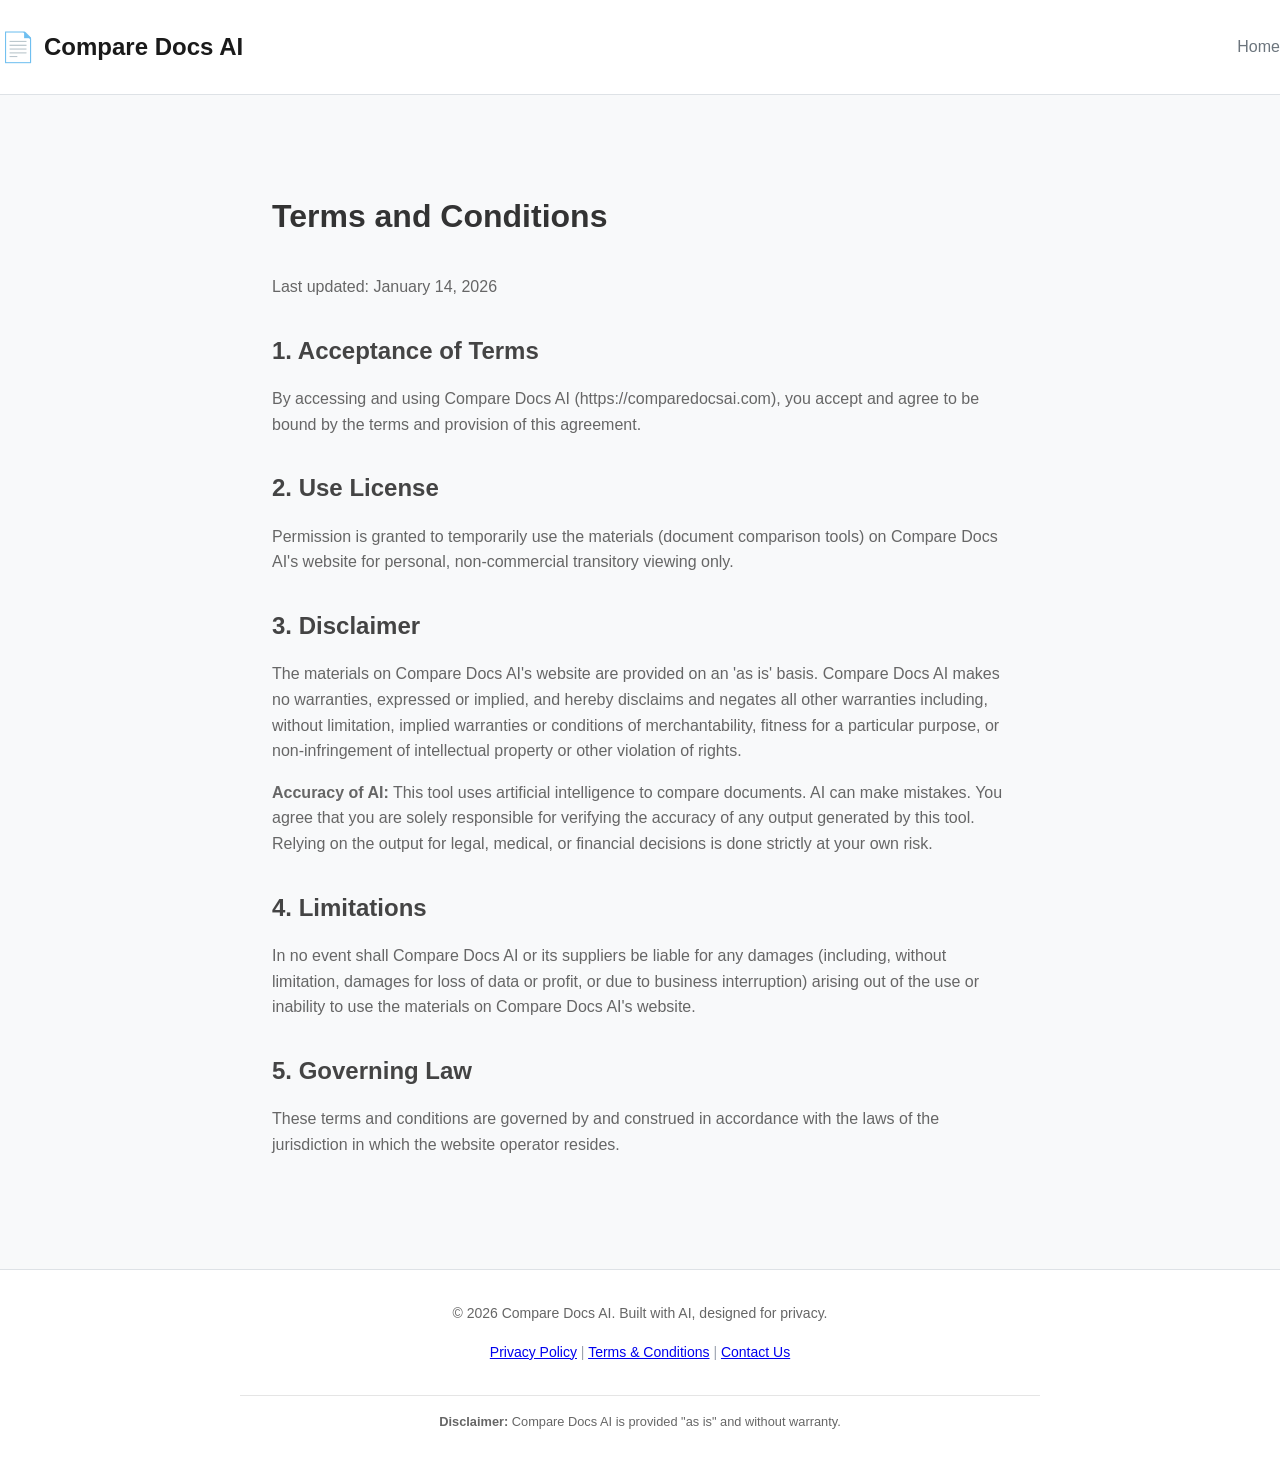
<file: static/terms.html>
<!DOCTYPE html>
<html lang="en">

<head>
    <meta charset="UTF-8">
    <meta name="viewport" content="width=device-width, initial-scale=1.0">
    <title>Terms & Conditions - Compare Docs AI</title>
    <!-- Google AdSense -->
    <script async src="https://pagead2.googlesyndication.com/pagead/js/adsbygoogle.js?client=ca-pub-1233108632556803"
        crossorigin="anonymous"></script>
    <!-- Google Analytics (GA4) -->
    <script async src="https://www.googletagmanager.com/gtag/js?id=G-0HJNYMEEKZ"></script>
    <script>
        window.dataLayer = window.dataLayer || [];
        function gtag() { dataLayer.push(arguments); }
        gtag('js', new Date());

        gtag('config', 'G-0HJNYMEEKZ');
    </script>
    <link rel="canonical" href="https://comparedocsai.com/terms" />
    <meta name="language" content="English">
    <link rel="stylesheet" href="/static/css/styles.css">
    <style>
        .legal-content {
            max-width: 800px;
            margin: 4rem auto;
            padding: 2rem;
        }

        h1 {
            margin-bottom: 2rem;
            color: #333;
        }

        h2 {
            margin-top: 2rem;
            margin-bottom: 1rem;
            color: #444;
        }

        p {
            margin-bottom: 1rem;
            line-height: 1.6;
            color: #666;
        }
    </style>
</head>

<body>
    <nav class="navbar">
        <div class="nav-content">
            <a href="/" class="logo">
                <span class="logo-icon">📄</span>
                <span>Compare Docs AI</span>
            </a>
            <ul class="nav-links">
                <li><a href="/">Home</a></li>
            </ul>
        </div>
    </nav>

    <div class="legal-content">
        <h1>Terms and Conditions</h1>
        <p>Last updated: January 14, 2026</p>

        <h2>1. Acceptance of Terms</h2>
        <p>By accessing and using Compare Docs AI (https://comparedocsai.com), you accept and agree to be bound by the
            terms and provision of this agreement.</p>

        <h2>2. Use License</h2>
        <p>Permission is granted to temporarily use the materials (document comparison tools) on Compare Docs AI's
            website for personal, non-commercial transitory viewing only.</p>

        <h2>3. Disclaimer</h2>
        <p>The materials on Compare Docs AI's website are provided on an 'as is' basis. Compare Docs AI makes no
            warranties, expressed or implied, and hereby disclaims and negates all other warranties including, without
            limitation, implied warranties or conditions of merchantability, fitness for a particular purpose, or
            non-infringement of intellectual property or other violation of rights.</p>
        <p><strong>Accuracy of AI:</strong> This tool uses artificial intelligence to compare documents. AI can make
            mistakes. You agree that you are solely responsible for verifying the accuracy of any output generated by
            this tool. Relying on the output for legal, medical, or financial decisions is done strictly at your own
            risk.</p>

        <h2>4. Limitations</h2>
        <p>In no event shall Compare Docs AI or its suppliers be liable for any damages (including, without limitation,
            damages for loss of data or profit, or due to business interruption) arising out of the use or inability to
            use the materials on Compare Docs AI's website.</p>

        <h2>5. Governing Law</h2>
        <p>These terms and conditions are governed by and construed in accordance with the laws of the jurisdiction in
            which the website operator resides.</p>
    </div>

    <!-- Footer -->
    <footer class="footer">
        <div class="container">
            <p>&copy; 2026 Compare Docs AI. Built with AI, designed for privacy.</p>
            <div class="footer-links">
                <a href="/privacy">Privacy Policy</a> |
                <a href="/terms">Terms & Conditions</a> |
                <a href="/contact">Contact Us</a>
            </div>
            <div class="legal-disclaimer">
                <p><strong>Disclaimer:</strong> Compare Docs AI is provided "as is" and without warranty.</p>
            </div>
        </div>
    </footer>
</body>

</html>
</file>
<file: static/css/styles.css>
/* ===================================
   SIMPLIFIED COMPARE DOCS AI - LIGHT THEME
   Clean, minimalist design inspired by iLovePDF, Smallpdf, Adobe
   =================================== */

@import url('legal.css');
@import url('feedback.css');
@import url('contact.css');

* {
    margin: 0;
    padding: 0;
    box-sizing: border-box;
}

:root {
    /* Light Theme Colors */
    --bg-primary: #f8f9fa;
    --bg-secondary: #ffffff;
    --text-primary: #1a1a1a;
    --text-secondary: #6c757d;
    --text-muted: #9ca3af;

    /* Accent Color */
    --accent-primary: #0066ff;
    --accent-hover: #0052cc;
    --accent-light: #e6f0ff;

    /* Borders & Dividers */
    --border-color: #dee2e6;
    --border-dashed: #c4c9cf;

    /* Status Colors */
    --success: #10b981;
    --success-bg: #d1fae5;
    --error: #ef4444;
    --error-bg: #fee2e2;
    --warning: #f59e0b;
    --warning-bg: #fef3c7;

    /* Diff Colors */
    --diff-added: #10b981;
    --diff-added-bg: #d1fae5;
    --diff-removed: #ef4444;
    --diff-removed-bg: #fee2e2;
    --diff-modified: #f59e0b;
    --diff-modified-bg: #fef3c7;

    /* Shadows */
    --shadow-sm: 0 1px 3px rgba(0, 0, 0, 0.1);
    --shadow-md: 0 4px 6px rgba(0, 0, 0, 0.1);
    --shadow-lg: 0 10px 20px rgba(0, 0, 0, 0.08);

    /* Spacing */
    --spacing-xs: 0.5rem;
    --spacing-sm: 1rem;
    --spacing-md: 1.5rem;
    --spacing-lg: 2rem;
    --spacing-xl: 3rem;
    --spacing-2xl: 4rem;

    /* Border Radius */
    --radius-sm: 4px;
    --radius-md: 8px;
    --radius-lg: 12px;

    /* Transitions */
    --transition: 0.2s ease;
}

body {
    font-family: 'Inter', -apple-system, BlinkMacSystemFont, 'Segoe UI', Roboto, sans-serif;
    background: var(--bg-primary);
    color: var(--text-primary);
    line-height: 1.6;
    overflow-x: hidden;
}

.container {
    max-width: 1140px;
    margin: 0 auto;
    padding: 0 var(--spacing-md);
}

/* ===================================
   NAVIGATION
   =================================== */
.navbar {
    background: var(--bg-secondary);
    border-bottom: 1px solid var(--border-color);
    padding: var(--spacing-md) 0;
}

.nav-content {
    display: flex;
    justify-content: space-between;
    align-items: center;
}

.logo {
    display: flex;
    align-items: center;
    gap: var(--spacing-xs);
    font-size: 1.5rem;
    font-weight: 700;
    color: var(--text-primary);
    text-decoration: none;
}

.logo-icon {
    font-size: 1.8rem;
}

.nav-links {
    display: flex;
    list-style: none;
    gap: var(--spacing-lg);
    align-items: center;
    /* Fix vertical alignment */
}

/* Mobile cleanup: Hide extra links on small screens to prevent crowding */
@media (max-width: 768px) {
    .nav-links li:not(:last-child) {
        display: none;
    }

    .logo {
        font-size: 1.25rem;
        /* Smaller logo font on mobile */
    }

    .logo-icon {
        font-size: 1.5rem;
    }
}

.nav-links a {
    color: var(--text-secondary);
    text-decoration: none;
    font-weight: 500;
    transition: color var(--transition);
}

.nav-links a:hover,
.nav-links a.active {
    color: var(--accent-primary);
}

/* Ensure button text is white in navbar */
.nav-links .btn-primary {
    color: white !important;
}

/* ===================================
   HERO SECTION
   =================================== */
.hero {
    padding: var(--spacing-sm) 0 var(--spacing-xs);
    /* further reduced top padding on mobile */
    text-align: center;
    margin-top: 0;
    /* ensure no extra margin */
}

.hero-content {
    max-width: 900px;
    margin: 0 auto;
}

.hero-title {
    font-size: clamp(1.75rem, 4vw, 2.5rem);
    /* Slightly smaller max size */
    font-weight: 700;
    margin-bottom: var(--spacing-xs);
    /* Tighter spacing */
    color: var(--text-primary);
    line-height: 1.2;
}

.hero-subtitle {
    font-size: 1.125rem;
    color: var(--text-secondary);
    margin-bottom: var(--spacing-md);
    /* Reduced margin */
}

/* ===================================
   BUTTONS
   =================================== */
.btn {
    display: inline-flex;
    align-items: center;
    justify-content: center;
    gap: var(--spacing-xs);
    padding: 0.75rem 1.5rem;
    /* Slightly reduced padding */
    border-radius: var(--radius-md);
    font-weight: 600;
    font-size: 1rem;
    text-decoration: none;
    border: none;
    cursor: pointer;
    transition: all var(--transition);
}

.btn-primary {
    background: var(--accent-primary);
    color: white;
    box-shadow: var(--shadow-sm);
}

.btn-primary:hover {
    background: var(--accent-hover);
    box-shadow: var(--shadow-md);
}

.btn-primary:disabled {
    background: var(--text-muted);
    cursor: not-allowed;
    box-shadow: none;
}

.btn-secondary {
    background: transparent;
    color: var(--accent-primary);
    border: 2px solid var(--accent-primary);
}

.btn-secondary:hover {
    background: var(--accent-light);
}

.btn-large {
    padding: 1rem 2rem;
    font-size: 1.125rem;
}

/* ===================================
   UPLOAD CARD
   =================================== */
.upload-card {
    background: var(--bg-secondary);
    border-radius: var(--radius-lg);
    box-shadow: var(--shadow-lg);
    padding: var(--spacing-lg);
    /* Reduced padding inside card */
    margin: var(--spacing-sm) auto var(--spacing-xl);
    /* Reduced top margin */
    max-width: 1000px;
    /* Wider card */
    min-height: 50vh;
    /* Ensure substantial height */
    display: flex;
    flex-direction: column;
    justify-content: center;
}

.upload-grid {
    display: grid;
    grid-template-columns: 1fr 1fr;
    gap: var(--spacing-md);
    margin-bottom: var(--spacing-md);
    flex-grow: 1;
    /* Allow grid to expand */
}

.upload-zone {
    border: 2px dashed var(--border-dashed);
    border-radius: var(--radius-md);
    padding: var(--spacing-md);
    text-align: center;
    cursor: pointer;
    transition: all var(--transition);
    background: var(--bg-primary);
    min-height: 35vh;
    /* Responsive height */
    max-height: 50vh;
    display: flex;
    flex-direction: column;
    align-items: center;
    justify-content: center;
}

.upload-zone:hover {
    border-color: var(--accent-primary);
    background: var(--accent-light);
}

.upload-zone.drag-over {
    border-color: var(--accent-primary);
    background: var(--accent-light);
    border-style: solid;
}

.upload-zone.has-file {
    border-color: var(--success);
    border-style: solid;
    background: var(--success-bg);
}

.upload-icon {
    font-size: 3rem;
    margin-bottom: var(--spacing-md);
    opacity: 0.6;
}

.upload-zone h3 {
    font-size: 1.25rem;
    margin-bottom: var(--spacing-sm);
    color: var(--text-primary);
}

.upload-instruction {
    color: var(--text-secondary);
    margin-bottom: var(--spacing-xs);
}

.upload-formats {
    font-size: 0.875rem;
    color: var(--text-muted);
}

.file-info {
    margin-top: var(--spacing-md);
    padding: var(--spacing-md);
    background: white;
    border: 1px solid var(--success);
    border-radius: var(--radius-sm);
    position: relative;
}

.file-name {
    font-weight: 600;
    color: var(--text-primary);
    margin-bottom: var(--spacing-xs);
    word-break: break-word;
}

.file-size {
    font-size: 0.875rem;
    color: var(--text-secondary);
}

.remove-file {
    position: absolute;
    top: var(--spacing-xs);
    right: var(--spacing-xs);
    background: transparent;
    border: none;
    color: var(--text-muted);
    font-size: 1.25rem;
    cursor: pointer;
    width: 24px;
    height: 24px;
    display: flex;
    align-items: center;
    justify-content: center;
    border-radius: 50%;
    transition: all var(--transition);
}

.remove-file:hover {
    background: var(--error-bg);
    color: var(--error);
}

.compare-action {
    text-align: center;
    margin-top: var(--spacing-xl);
}

.privacy-note {
    margin-top: var(--spacing-md);
    color: var(--text-muted);
    font-size: 0.875rem;
}

/* ===================================
   FEATURES SECTION
   =================================== */
.features {
    padding: var(--spacing-2xl) 0;
    background: var(--bg-secondary);
}

.features-title {
    text-align: center;
    font-size: 2rem;
    font-weight: 700;
    margin-bottom: var(--spacing-lg);
}

.features-grid {
    display: grid;
    grid-template-columns: repeat(auto-fit, minmax(280px, 1fr));
    gap: var(--spacing-lg);
    max-width: 900px;
    margin: 0 auto;
}

.feature-card {
    text-align: center;
    padding: var(--spacing-lg);
}

.feature-icon {
    font-size: 2.5rem;
    margin-bottom: var(--spacing-md);
}

.feature-card h3 {
    font-size: 1.25rem;
    margin-bottom: var(--spacing-sm);
    color: var(--text-primary);
}

.feature-card p {
    color: var(--text-secondary);
    line-height: 1.6;
}

/* ===================================
   RESULTS SECTION
   =================================== */
.results-section {
    padding: var(--spacing-2xl) 0;
}

.results-header {
    display: flex;
    justify-content: space-between;
    align-items: center;
    margin-bottom: var(--spacing-xl);
}

.results-header h2 {
    font-size: 2rem;
    font-weight: 700;
}

.results-summary {
    background: var(--bg-secondary);
    border-left: 4px solid var(--accent-primary);
    padding: var(--spacing-lg);
    border-radius: var(--radius-md);
    margin-bottom: var(--spacing-xl);
    box-shadow: var(--shadow-sm);
}

.results-summary h3 {
    margin-bottom: var(--spacing-sm);
}

.stats-grid {
    display: grid;
    grid-template-columns: repeat(auto-fit, minmax(200px, 1fr));
    gap: var(--spacing-md);
    margin-bottom: var(--spacing-xl);
}

.stat-card {
    background: var(--bg-secondary);
    padding: var(--spacing-lg);
    border-radius: var(--radius-md);
    text-align: center;
    box-shadow: var(--shadow-sm);
}

.stat-card-value {
    font-size: 2.5rem;
    font-weight: 700;
    margin-bottom: var(--spacing-xs);
}

.stat-card-value.added {
    color: var(--diff-added);
}

.stat-card-value.removed {
    color: var(--diff-removed);
}

.stat-card-value.modified {
    color: var(--diff-modified);
}

.stat-card-value.total {
    color: var(--accent-primary);
}

.stat-card-label {
    color: var(--text-secondary);
    font-size: 0.875rem;
    text-transform: uppercase;
    letter-spacing: 0.5px;
}

.changes-container {
    display: flex;
    flex-direction: column;
    gap: var(--spacing-lg);
}

.changes-section {
    background: var(--bg-secondary);
    border-radius: var(--radius-md);
    padding: var(--spacing-lg);
    box-shadow: var(--shadow-sm);
}

.changes-title {
    display: flex;
    align-items: center;
    gap: var(--spacing-sm);
    margin-bottom: var(--spacing-md);
    font-size: 1.25rem;
}

.change-icon {
    width: 28px;
    height: 28px;
    border-radius: 50%;
    display: flex;
    align-items: center;
    justify-content: center;
    font-weight: 700;
    font-size: 1.125rem;
}

.change-icon.added {
    background: var(--diff-added-bg);
    color: var(--diff-added);
}

.change-icon.removed {
    background: var(--diff-removed-bg);
    color: var(--diff-removed);
}

.change-icon.modified {
    background: var(--diff-modified-bg);
    color: var(--diff-modified);
}

.count {
    margin-left: auto;
    background: var(--bg-primary);
    padding: 0.25rem 0.75rem;
    border-radius: var(--radius-sm);
    font-size: 0.875rem;
    font-weight: 600;
}

.changes-list {
    display: flex;
    flex-direction: column;
    gap: var(--spacing-sm);
}

.change-item {
    padding: var(--spacing-md);
    background: var(--bg-primary);
    border-radius: var(--radius-sm);
    border-left: 3px solid;
}

.change-item.added {
    border-left-color: var(--diff-added);
    background: var(--diff-added-bg);
}

.change-item.removed {
    border-left-color: var(--diff-removed);
    background: var(--diff-removed-bg);
}

.change-item.modified {
    border-left-color: var(--diff-modified);
    background: var(--diff-modified-bg);
}

.modification-item {
    display: flex;
    flex-direction: column;
    gap: var(--spacing-sm);
}

.mod-label {
    font-weight: 600;
    font-size: 0.75rem;
    text-transform: uppercase;
    letter-spacing: 0.5px;
    color: var(--text-secondary);
}

.mod-text {
    padding: var(--spacing-sm);
    background: white;
    border-radius: var(--radius-sm);
    font-family: 'Courier New', monospace;
    font-size: 0.875rem;
}

.empty-state {
    text-align: center;
    color: var(--text-muted);
    padding: var(--spacing-lg);
    font-style: italic;
}

/* ===================================
   ERROR & LOADING STATES
   =================================== */
.error-message {
    background: var(--error-bg);
    border: 1px solid var(--error);
    border-radius: var(--radius-md);
    padding: var(--spacing-md);
    margin-top: var(--spacing-md);
    color: var(--error);
    text-align: center;
}

.loading-state {
    text-align: center;
    padding: var(--spacing-2xl);
}

.loading-spinner {
    width: 50px;
    height: 50px;
    border: 4px solid var(--border-color);
    border-top-color: var(--accent-primary);
    border-radius: 50%;
    animation: spin 1s linear infinite;
    margin: 0 auto var(--spacing-md);
}

@keyframes spin {
    to {
        transform: rotate(360deg);
    }
}

.loading-subtext {
    color: var(--text-muted);
    font-size: 0.875rem;
    margin-top: var(--spacing-xs);
}

/* ===================================
   FOOTER
   =================================== */
.footer {
    background: var(--bg-secondary);
    border-top: 1px solid var(--border-color);
    padding: var(--spacing-lg) 0;
    margin-top: var(--spacing-2xl);
    text-align: center;
    color: var(--text-muted);
    font-size: 0.875rem;
}

/* ===================================
   RESPONSIVE DESIGN
   =================================== */
@media (max-width: 768px) {
    .upload-grid {
        grid-template-columns: 1fr;
    }

    .upload-zone {
        min-height: 200px;
    }

    .features-grid {
        grid-template-columns: 1fr;
    }

    .results-header {
        flex-direction: column;
        gap: var(--spacing-md);
        align-items: flex-start;
    }

    .hero-title {
        font-size: 2rem;
    }

    .upload-card {
        padding: var(--spacing-lg);
    }
}

@media (max-width: 480px) {
    .container {
        padding: 0 var(--spacing-sm);
    }

    .upload-zone {
        padding: var(--spacing-lg);
    }

    .btn-large {
        width: 100%;
    }
}

/* ===================================
   INPUT MODE TOGGLE
   =================================== */
.input-mode-toggle {
    display: flex;
    justify-content: center;
    margin-bottom: var(--spacing-xl);
}

.toggle-label {
    display: flex;
    align-items: center;
    gap: var(--spacing-md);
    cursor: pointer;
}

.mode-text {
    font-weight: 500;
    color: var(--text-secondary);
    transition: color var(--transition);
}

.toggle-switch {
    position: relative;
    width: 52px;
    height: 28px;
}

.toggle-switch input {
    opacity: 0;
    width: 0;
    height: 0;
}

.slider {
    position: absolute;
    cursor: pointer;
    top: 0;
    left: 0;
    right: 0;
    bottom: 0;
    background-color: var(--border-color);
    transition: 0.3s;
    border-radius: 28px;
}

.slider:before {
    position: absolute;
    content: '';
    height: 20px;
    width: 20px;
    left: 4px;
    bottom: 4px;
    background-color: white;
    transition: 0.3s;
    border-radius: 50%;
}

input:checked+.slider {
    background-color: var(--accent-primary);
}

input:checked+.slider:before {
    transform: translateX(24px);
}

/* ===================================
   TEXT INPUT MODE
   =================================== */
.text-grid {
    display: grid;
    grid-template-columns: 1fr 1fr;
    gap: var(--spacing-lg);
    margin-bottom: var(--spacing-lg);
}

.text-input-zone {
    display: flex;
    flex-direction: column;
}

.text-input-zone h3 {
    font-size: 1.25rem;
    margin-bottom: var(--spacing-sm);
    color: var(--text-primary);
}

.text-input-zone textarea {
    width: 100%;
    min-height: 300px;
    padding: var(--spacing-md);
    border: 2px solid var(--border-color);
    border-radius: var(--radius-md);
    font-family: inherit;
    font-size: 0.95rem;
    line-height: 1.6;
    resize: vertical;
    transition: border-color var(--transition);
    background: var(--bg-primary);
}

.text-input-zone textarea:focus {
    outline: none;
    border-color: var(--accent-primary);
    background: white;
}

.text-input-zone textarea::placeholder {
    color: var(--text-muted);
}

.char-count {
    margin-top: var(--spacing-xs);
    font-size: 0.875rem;
    color: var(--text-muted);
    text-align: right;
}

.char-count span {
    font-weight: 600;
    color: var(--text-secondary);
}

/* Responsive adjustments for text areas */
.text-grid {
    display: grid;
    grid-template-columns: 1fr 1fr;
    gap: var(--spacing-md);
    margin-bottom: var(--spacing-md);
    flex-grow: 1;
    /* Match upload-grid behavior */
}

.text-input-zone {
    display: flex;
    flex-direction: column;
    min-height: 35vh;
    /* Responsive height */
    max-height: 50vh;
}

.text-input-zone textarea {
    flex-grow: 1;
    /* Fill the zone */
    width: 100%;
    padding: var(--spacing-md);
    border: 2px solid var(--border-color);
    border-radius: var(--radius-md);
    resize: none;
    /* Disable manual resize to keep layout consistent */
    font-family: inherit;
    font-size: 1rem;
    transition: all var(--transition);
    background: var(--bg-primary);
}

@media (max-width: 768px) {
    .text-grid {
        grid-template-columns: 1fr;
    }
}

/* ===================================
   MOBILE OPTIMIZATIONS
   =================================== */
/* Prevent iOS zoom on input focus */
input[type="text"],
input[type="email"],
input[type="number"],
input[type="file"],
textarea,
select {
    font-size: 16px !important;
}

/* Better touch targets on mobile */
button,
a,
[role="button"] {
    min-height: 44px;
    min-width: 44px;
}

/* Improve tap highlight */
* {
    -webkit-tap-highlight-color: rgba(0, 102, 255, 0.1);
}

/* Smooth scrolling */
html {
    scroll-behavior: smooth;
}

/* Prevent text selection on buttons */
button {
    user-select: none;
    -webkit-user-select: none;
}

/* Touch-friendly utilities */
.touch-manipulation {
    touch-action: manipulation;
}

/* Animation utilities */
@keyframes fadeIn {
    from {
        opacity: 0;
    }

    to {
        opacity: 1;
    }
}

@keyframes slideInFromTop {
    from {
        opacity: 0;
        transform: translateY(-8px);
    }

    to {
        opacity: 1;
        transform: translateY(0);
    }
}

@keyframes slideInFromBottom {
    from {
        opacity: 0;
        transform: translateY(8px);
    }

    to {
        opacity: 1;
        transform: translateY(0);
    }
}

@keyframes zoomIn {
    from {
        opacity: 0;
        transform: scale(0.95);
    }

    to {
        opacity: 1;
        transform: scale(1);
    }
}

.animate-in {
    animation-duration: 0.3s;
    animation-fill-mode: both;
}

.fade-in {
    animation-name: fadeIn;
}

.slide-in-from-top-2 {
    animation-name: slideInFromTop;
}

.slide-in-from-bottom-2 {
    animation-name: slideInFromBottom;
}

.zoom-in {
    animation-name: zoomIn;
}

/* Floating Action Button (FAB) */
.fab {
    position: fixed;
    bottom: 24px;
    right: 24px;
    width: 64px;
    height: 64px;
    border-radius: 50%;
    background: var(--accent-primary);
    color: white;
    border: none;
    box-shadow: 0 4px 12px rgba(0, 0, 0, 0.15);
    cursor: pointer;
    display: flex;
    align-items: center;
    justify-content: center;
    font-size: 24px;
    z-index: 1000;
    transition: all var(--transition);
    touch-action: manipulation;
}

.fab:hover {
    transform: scale(1.1);
    box-shadow: 0 6px 16px rgba(0, 0, 0, 0.2);
}

.fab:active {
    transform: scale(0.95);
}

.fab-menu {
    position: fixed;
    bottom: 96px;
    right: 24px;
    display: flex;
    flex-direction: column;
    gap: 12px;
    z-index: 999;
}

.fab-menu-item {
    width: 56px;
    height: 56px;
    border-radius: 50%;
    background: white;
    color: var(--accent-primary);
    border: 2px solid var(--accent-primary);
    box-shadow: 0 4px 12px rgba(0, 0, 0, 0.15);
    cursor: pointer;
    display: flex;
    align-items: center;
    justify-content: center;
    font-size: 20px;
    transition: all var(--transition);
    touch-action: manipulation;
}

.fab-menu-item:hover {
    transform: scale(1.1);
    background: var(--accent-light);
}

/* Social Proof Banner - Hidden */
.social-proof {
    display: none !important;
}

.social-proof-grid {
    display: grid;
    grid-template-columns: repeat(3, 1fr);
    gap: var(--spacing-md);
    text-align: center;
}

.social-proof-stat {
    display: flex;
    flex-direction: column;
    align-items: center;
    gap: var(--spacing-xs);
}

.social-proof-icon {
    color: var(--accent-primary);
    display: flex;
    align-items: center;
    justify-content: center;
    margin-bottom: var(--spacing-xs);
}

.social-proof-icon svg {
    width: 24px;
    height: 24px;
}

.social-proof-value {
    font-size: 1.5rem;
    font-weight: 700;
    color: var(--text-primary);
    margin-bottom: var(--spacing-xs);
}

.social-proof-label {
    font-size: 0.75rem;
    color: var(--text-secondary);
}

/* In-App Tips */
.in-app-tip {
    background: #fef3c7;
    border-left: 4px solid #f59e0b;
    padding: var(--spacing-md);
    margin-bottom: var(--spacing-md);
    border-radius: var(--radius-sm);
}

.in-app-tip-header {
    display: flex;
    justify-content: space-between;
    align-items: flex-start;
    gap: var(--spacing-sm);
}

.in-app-tip-title {
    font-size: 0.875rem;
    font-weight: 600;
    color: #92400e;
    margin-bottom: var(--spacing-xs);
}

.in-app-tip-message {
    font-size: 0.875rem;
    color: #78350f;
}

.in-app-tip-close {
    background: transparent;
    border: none;
    color: #f59e0b;
    cursor: pointer;
    font-size: 18px;
    padding: 4px;
    min-width: 24px;
    min-height: 24px;
    display: flex;
    align-items: center;
    justify-content: center;
}

/* Progress Animation */
.progress-animation {
    display: flex;
    flex-direction: column;
    align-items: center;
    justify-content: center;
    padding: var(--spacing-xl) 0;
    gap: var(--spacing-md);
}

.progress-spinner {
    width: 48px;
    height: 48px;
    border: 4px solid var(--border-color);
    border-top-color: var(--accent-primary);
    border-radius: 50%;
    animation: spin 1s linear infinite;
}

.progress-message {
    color: var(--text-secondary);
    font-size: 0.875rem;
    font-weight: 500;
    animation: pulse 2s ease-in-out infinite;
}

@keyframes pulse {

    0%,
    100% {
        opacity: 1;
    }

    50% {
        opacity: 0.6;
    }
}

/* Post Conversion Feedback */
.feedback-overlay {
    position: fixed;
    inset: 0;
    background: rgba(0, 0, 0, 0.5);
    display: flex;
    align-items: center;
    justify-content: center;
    z-index: 10000;
    padding: var(--spacing-md);
}

.feedback-modal {
    background: white;
    border-radius: var(--radius-lg);
    padding: var(--spacing-lg);
    max-width: 400px;
    width: 100%;
}

.feedback-stars {
    display: flex;
    justify-content: center;
    gap: var(--spacing-xs);
    margin: var(--spacing-md) 0;
}

.feedback-star {
    background: transparent;
    border: none;
    color: #d1d5db;
    cursor: pointer;
    font-size: 32px;
    padding: var(--spacing-xs);
    min-width: 44px;
    min-height: 44px;
    transition: all var(--transition);
}

.feedback-star:hover,
.feedback-star.active {
    color: #fbbf24;
    transform: scale(1.1);
}

/* Hide FAB on desktop */
@media (min-width: 769px) {
    .fab {
        display: none;
    }

    .fab-menu {
        display: none;
    }
}
</file>
